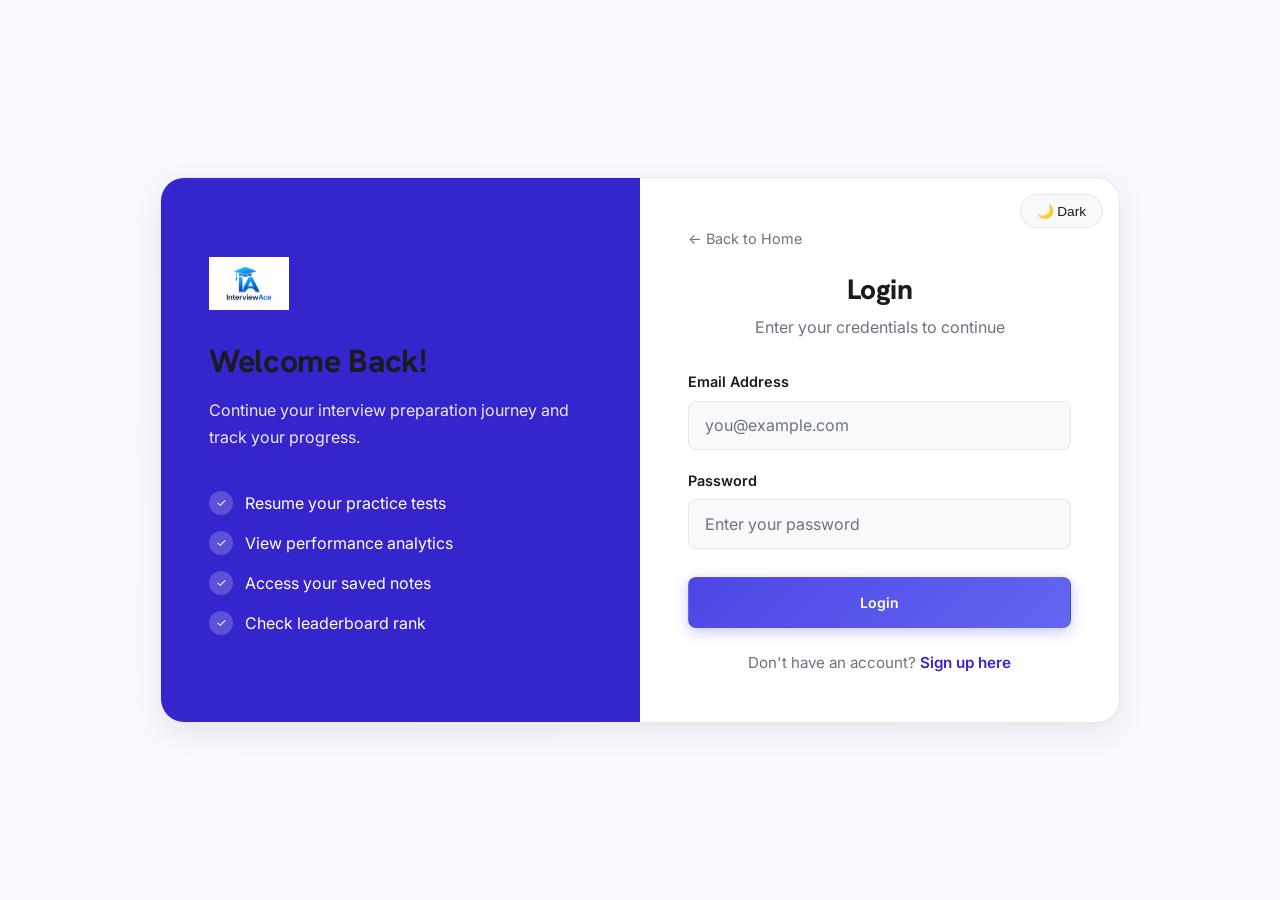
<file: leaderboard.html>
<!DOCTYPE html>
<html lang="en">
<head>
  <meta charset="UTF-8">
  <meta name="viewport" content="width=device-width, initial-scale=1.0">
  <title>Leaderboard - InterviewAce</title>
  <link rel="preconnect" href="https://fonts.googleapis.com">
  <link rel="preconnect" href="https://fonts.gstatic.com" crossorigin>
  <link href="https://fonts.googleapis.com/css2?family=Hanken+Grotesk:wght@400;700;800&family=Inter:wght@400;500;600;700&display=swap" rel="stylesheet">
  <link rel="stylesheet" href="css/style.css">
  <link rel="stylesheet" href="css/dashboard.css">
</head>
<body data-page="leaderboard">
  <div class="app-layout">
    <aside class="sidebar" id="sidebar">
      <div class="sidebar-header">
        <picture>
          <source srcset="images/logo.webp 1x, images/logo-2x.webp 2x" type="image/webp">
          <img src="images/logo.png" alt="InterviewAce" width="36" height="24">
        </picture>
        <span>InterviewAce</span>
      </div>
      <nav class="sidebar-nav">
        <a href="dashboard.html"><span class="nav-icon">📊</span> Dashboard</a>
        <a href="mcq.html"><span class="nav-icon">📝</span> MCQ Test</a>
        <a href="notes.html"><span class="nav-icon">📒</span> Notes</a>
        <a href="leaderboard.html" class="active"><span class="nav-icon">🏆</span> Leaderboard</a>
        <a href="profile.html"><span class="nav-icon">👤</span> Profile</a>
      </nav>
      <div class="sidebar-footer">
        <button class="dark-mode-toggle btn btn-outline" style="width:100%">🌙 Dark</button>
        <button id="logoutBtn" class="btn btn-danger" style="width:100%">Logout</button>
      </div>
    </aside>

    <main class="main-content">
      <header class="page-header">
        <div>
          <h1>🏆 Leaderboard</h1>
          <p>Top performers ranked by highest score</p>
        </div>
        <picture>
          <source srcset="images/trophy.webp 1x, images/trophy-2x.webp 2x" type="image/webp">
          <img src="images/trophy.png" alt="Trophy" style="width:48px;" width="48" height="32">
        </picture>
      </header>

      <!-- Top 3 Podium -->
      <section id="topThree" class="top-three">
        <!-- Populated by JS -->
      </section>

      <!-- Full Rankings Table -->
      <section class="card">
        <div class="card-header">
          <h2>All Rankings</h2>
        </div>
        <div class="card-body" style="padding:0;overflow-x:auto;">
          <table class="leaderboard-table">
            <thead>
              <tr>
                <th>Rank</th>
                <th>Name</th>
                <th>Score</th>
                <th>Tests</th>
              </tr>
            </thead>
            <tbody id="leaderboardBody">
              <!-- Populated by JS -->
            </tbody>
          </table>
        </div>
      </section>
    </main>
  </div>

  <button class="sidebar-toggle" id="sidebarToggle" aria-label="Toggle sidebar">☰</button>
  <div class="sidebar-overlay" id="sidebarOverlay"></div>

  <script src="js/auth.js"></script>
  <script src="js/leaderboard.js"></script>
  <script>
    const sidebarToggle = document.getElementById('sidebarToggle');
    const sidebar = document.getElementById('sidebar');
    const sidebarOverlay = document.getElementById('sidebarOverlay');

    function openSidebar() {
      sidebar.classList.add('open');
      sidebarOverlay.classList.add('active');
      document.body.classList.add('sidebar-open');
    }

    function closeSidebar() {
      sidebar.classList.remove('open');
      sidebarOverlay.classList.remove('active');
      document.body.classList.remove('sidebar-open');
    }

    sidebarToggle.addEventListener('click', () => {
      if (sidebar.classList.contains('open')) {
        closeSidebar();
      } else {
        openSidebar();
      }
    });

    sidebarOverlay.addEventListener('click', closeSidebar);
  </script>
</body>
</html>
</file>
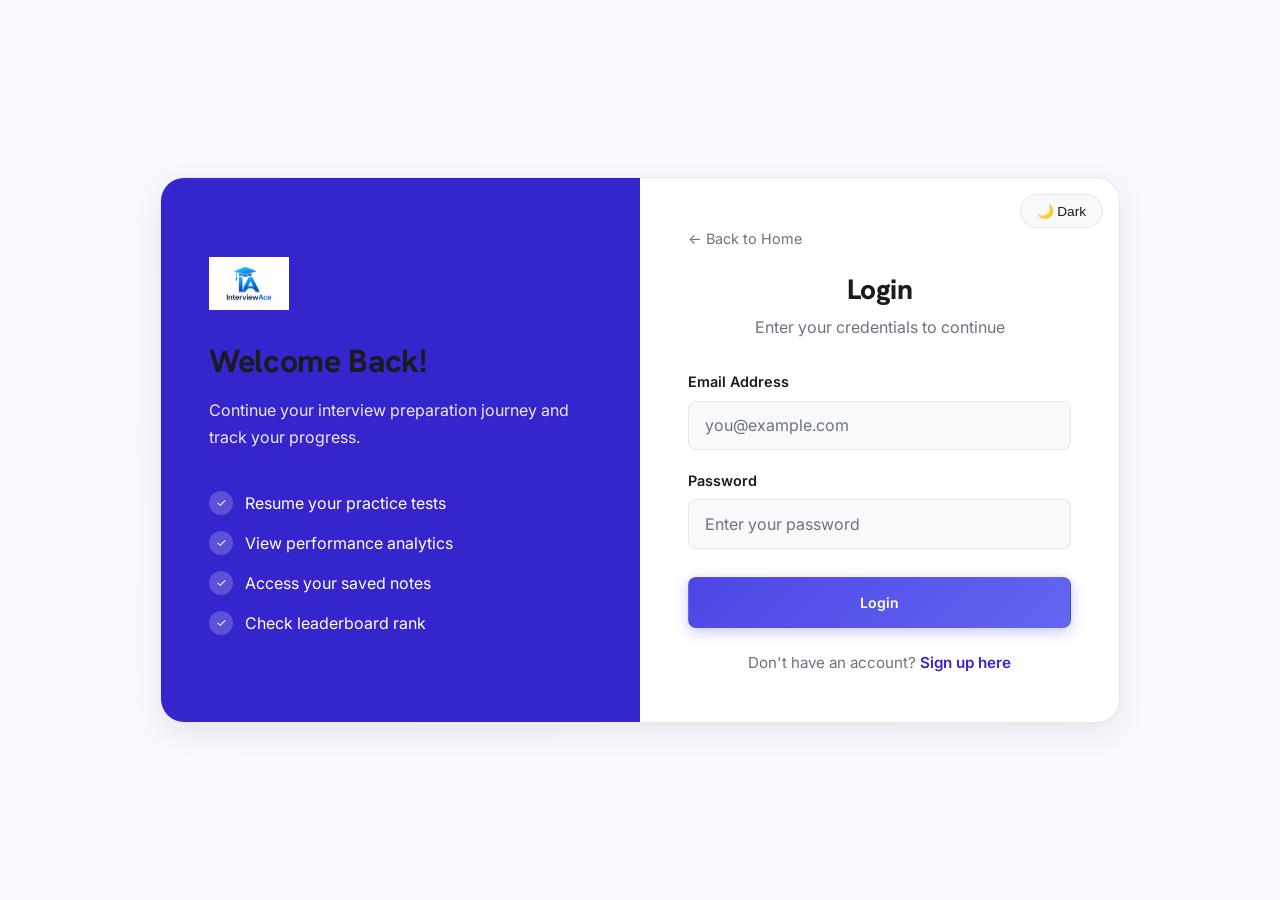
<file: login.html>
<!DOCTYPE html>
<html lang="en">
<head>
  <meta charset="UTF-8">
  <meta name="viewport" content="width=device-width, initial-scale=1.0">
  <title>Login - InterviewAce</title>
  <link rel="preconnect" href="https://fonts.googleapis.com">
  <link rel="preconnect" href="https://fonts.gstatic.com" crossorigin>
  <link href="https://fonts.googleapis.com/css2?family=Hanken+Grotesk:wght@400;700;800&family=Inter:wght@400;500;600;700&display=swap" rel="stylesheet">
  <link rel="stylesheet" href="css/style.css">
  <link rel="stylesheet" href="css/auth.css">
</head>
<body class="auth-page" data-auth-page="login">
  <div class="auth-container">
    <!-- Visual Panel -->
    <aside class="auth-visual">
      <picture>
        <source srcset="images/logo.webp 1x, images/logo-2x.webp 2x" type="image/webp">
        <img src="images/logo.png" alt="InterviewAce" width="80" height="53">
      </picture>
      <h2>Welcome Back!</h2>
      <p>Continue your interview preparation journey and track your progress.</p>
      <ul>
        <li>Resume your practice tests</li>
        <li>View performance analytics</li>
        <li>Access your saved notes</li>
        <li>Check leaderboard rank</li>
      </ul>
    </aside>

    <!-- Login Form -->
    <section class="auth-form-section">
      <div class="auth-top-bar">
        <button class="dark-mode-toggle" aria-label="Toggle dark mode">
          <span class="toggle-icon">🌙</span> Dark
        </button>
      </div>

      <a href="index.html" class="back-home">← Back to Home</a>

      <div class="auth-header">
        <h1>Login</h1>
        <p>Enter your credentials to continue</p>
      </div>

      <div id="formMessage" class="form-message"></div>

      <form id="loginForm" novalidate>
        <div class="form-group">
          <label for="email">Email Address</label>
          <input type="email" id="email" name="email" placeholder="you@example.com" required>
          <span id="emailError" class="error-text"></span>
        </div>

        <div class="form-group">
          <label for="password">Password</label>
          <input type="password" id="password" name="password" placeholder="Enter your password" required>
          <span id="passwordError" class="error-text"></span>
        </div>

        <button type="submit" class="btn btn-primary">Login</button>
      </form>

      <p class="auth-footer">
        Don't have an account? <a href="signup.html">Sign up here</a>
      </p>
    </section>
  </div>

  <script src="js/auth.js"></script>
</body>
</html>
</file>
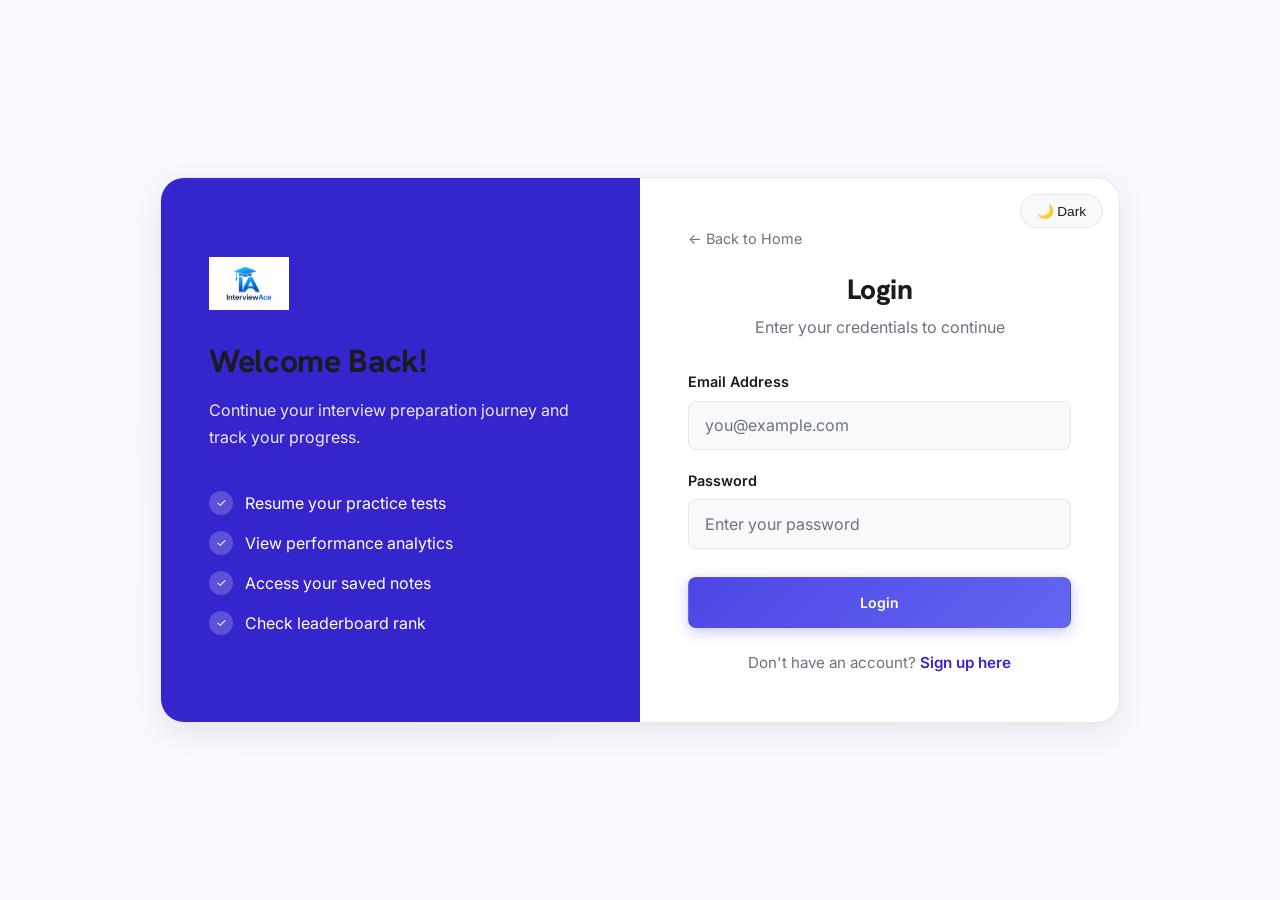
<file: mcq.html>
<!DOCTYPE html>
<html lang="en">
<head>
  <meta charset="UTF-8">
  <meta name="viewport" content="width=device-width, initial-scale=1.0">
  <title>MCQ Test - InterviewAce</title>
  <link rel="preconnect" href="https://fonts.googleapis.com">
  <link rel="preconnect" href="https://fonts.gstatic.com" crossorigin>
  <link href="https://fonts.googleapis.com/css2?family=Hanken+Grotesk:wght@400;700;800&family=Inter:wght@400;500;600;700&display=swap" rel="stylesheet">
  <link rel="stylesheet" href="css/style.css">
  <link rel="stylesheet" href="css/dashboard.css">
</head>
<body data-page="mcq">
  <div class="app-layout">
    <aside class="sidebar" id="sidebar">
      <div class="sidebar-header">
        <picture>
          <source srcset="images/logo.webp 1x, images/logo-2x.webp 2x" type="image/webp">
          <img src="images/logo.png" alt="InterviewAce" width="36" height="24">
        </picture>
        <span>InterviewAce</span>
      </div>
      <nav class="sidebar-nav">
        <a href="dashboard.html"><span class="nav-icon">📊</span> Dashboard</a>
        <a href="mcq.html" class="active"><span class="nav-icon">📝</span> MCQ Test</a>
        <a href="notes.html"><span class="nav-icon">📒</span> Notes</a>
        <a href="leaderboard.html"><span class="nav-icon">🏆</span> Leaderboard</a>
        <a href="profile.html"><span class="nav-icon">👤</span> Profile</a>
      </nav>
      <div class="sidebar-footer">
        <button class="dark-mode-toggle btn btn-outline" style="width:100%">🌙 Dark</button>
        <button id="logoutBtn" class="btn btn-danger" style="width:100%">Logout</button>
      </div>
    </aside>

    <main class="main-content">
      <header class="page-header">
        <div>
          <h1>MCQ Practice Test</h1>
          <p>50 questions · 30 minutes · 6 categories</p>
        </div>
        <div class="header-actions">
          <div id="timer" class="quiz-timer" aria-live="polite">30:00</div>
        </div>
      </header>

      <div class="quiz-layout">
        <!-- Question Area -->
        <section class="quiz-main" id="questionContainer">
          <div class="quiz-progress">
            <div class="progress-bar">
              <div id="progressFill" class="progress-fill"></div>
            </div>
            <span id="progressText" class="progress-text">0/50 answered</span>
          </div>

          <p id="questionNumber" class="stat-label">Question 1 of 50</p>
          <span id="questionCategory" class="question-category">Java</span>
          <h2 id="questionText" class="question-text">Loading question...</h2>

          <div id="optionsList" class="options-list">
            <!-- Options rendered by JS -->
          </div>

          <div class="quiz-actions">
            <button id="prevBtn" class="btn btn-outline">← Previous</button>
            <div>
              <button id="nextBtn" class="btn btn-primary">Next →</button>
              <button id="submitBtn" class="btn btn-primary" style="display:none;">Submit Test</button>
            </div>
          </div>
        </section>

        <!-- Question Navigator -->
        <aside class="quiz-sidebar">
          <h3>Question Navigator</h3>
          <div id="questionNav" class="question-nav">
            <!-- Nav buttons rendered by JS -->
          </div>
          <div class="nav-legend">
            <div class="legend-item">
              <span class="legend-dot"></span> Unanswered
            </div>
            <div class="legend-item">
              <span class="legend-dot answered"></span> Answered
            </div>
            <div class="legend-item">
              <span class="legend-dot current"></span> Current
            </div>
          </div>
        </aside>
      </div>
    </main>
  </div>

  <button class="sidebar-toggle" id="sidebarToggle" aria-label="Toggle sidebar">☰</button>
  <div class="sidebar-overlay" id="sidebarOverlay"></div>

  <script src="js/auth.js"></script>
  <script src="js/questions.js"></script>
  <script src="js/quiz.js"></script>
  <script>
    const sidebarToggle = document.getElementById('sidebarToggle');
    const sidebar = document.getElementById('sidebar');
    const sidebarOverlay = document.getElementById('sidebarOverlay');

    function openSidebar() {
      sidebar.classList.add('open');
      sidebarOverlay.classList.add('active');
      document.body.classList.add('sidebar-open');
    }

    function closeSidebar() {
      sidebar.classList.remove('open');
      sidebarOverlay.classList.remove('active');
      document.body.classList.remove('sidebar-open');
    }

    sidebarToggle.addEventListener('click', () => {
      if (sidebar.classList.contains('open')) {
        closeSidebar();
      } else {
        openSidebar();
      }
    });

    sidebarOverlay.addEventListener('click', closeSidebar);
  </script>
</body>
</html>
</file>
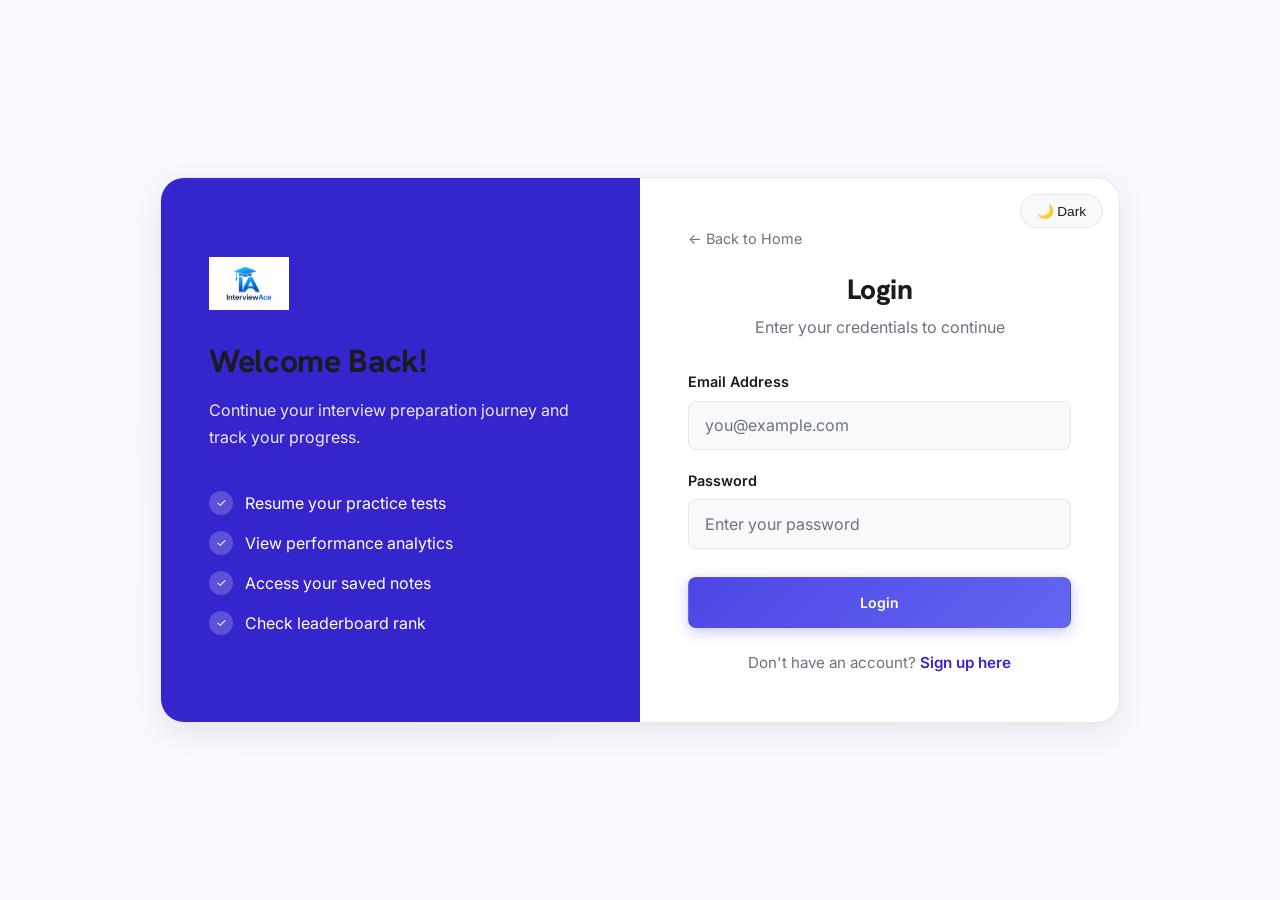
<file: notes.html>
<!DOCTYPE html>
<html lang="en">
<head>
  <meta charset="UTF-8">
  <meta name="viewport" content="width=device-width, initial-scale=1.0">
  <title>Notes - InterviewAce</title>
  <link rel="preconnect" href="https://fonts.googleapis.com">
  <link rel="preconnect" href="https://fonts.gstatic.com" crossorigin>
  <link href="https://fonts.googleapis.com/css2?family=Hanken+Grotesk:wght@400;700;800&family=Inter:wght@400;500;600;700&display=swap" rel="stylesheet">
  <link rel="stylesheet" href="css/style.css">
  <link rel="stylesheet" href="css/dashboard.css">
</head>
<body data-page="notes">
  <div class="app-layout">
    <aside class="sidebar" id="sidebar">
      <div class="sidebar-header">
        <picture>
          <source srcset="images/logo.webp 1x, images/logo-2x.webp 2x" type="image/webp">
          <img src="images/logo.png" alt="InterviewAce" width="36" height="24">
        </picture>
        <span>InterviewAce</span>
      </div>
      <nav class="sidebar-nav">
        <a href="dashboard.html"><span class="nav-icon">📊</span> Dashboard</a>
        <a href="mcq.html"><span class="nav-icon">📝</span> MCQ Test</a>
        <a href="notes.html" class="active"><span class="nav-icon">📒</span> Notes</a>
        <a href="leaderboard.html"><span class="nav-icon">🏆</span> Leaderboard</a>
        <a href="profile.html"><span class="nav-icon">👤</span> Profile</a>
      </nav>
      <div class="sidebar-footer">
        <button class="dark-mode-toggle btn btn-outline" style="width:100%">🌙 Dark</button>
        <button id="logoutBtn" class="btn btn-danger" style="width:100%">Logout</button>
      </div>
    </aside>

    <main class="main-content">
      <header class="notes-header">
        <div>
          <h1>My Notes</h1>
          <p id="notesCount">0 notes</p>
        </div>
        <button id="addNoteBtn" class="btn btn-primary">+ Add Note</button>
      </header>

      <section id="notesGrid" class="notes-grid">
        <!-- Notes rendered by JS -->
      </section>
    </main>
  </div>

  <!-- Note Modal -->
  <div id="noteModal" class="modal-overlay">
    <div class="modal" role="dialog" aria-labelledby="modalTitle">
      <div class="modal-header">
        <h2 id="modalTitle">Add Note</h2>
        <button id="closeModal" class="modal-close" aria-label="Close">&times;</button>
      </div>

      <div id="noteFormMessage" class="form-message"></div>

      <form id="noteForm">
        <input type="hidden" id="noteId">
        <div class="form-group">
          <label for="noteTitle">Title</label>
          <input type="text" id="noteTitle" placeholder="Note title" required>
        </div>
        <div class="form-group">
          <label for="noteContent">Content</label>
          <textarea id="noteContent" rows="6" placeholder="Write your note here..." required style="width:100%;padding:0.85rem 1rem;border:2px solid var(--border);border-radius:var(--radius-sm);font-family:inherit;font-size:1rem;background:var(--bg);color:var(--text);resize:vertical;"></textarea>
        </div>
        <div class="modal-actions">
          <button type="button" id="cancelModal" class="btn btn-outline">Cancel</button>
          <button type="submit" class="btn btn-primary">Save Note</button>
        </div>
      </form>
    </div>
  </div>

  <button class="sidebar-toggle" id="sidebarToggle" aria-label="Toggle sidebar">☰</button>
  <div class="sidebar-overlay" id="sidebarOverlay"></div>

  <script src="js/auth.js"></script>
  <script src="js/notes.js"></script>
  <script>
    const sidebarToggle = document.getElementById('sidebarToggle');
    const sidebar = document.getElementById('sidebar');
    const sidebarOverlay = document.getElementById('sidebarOverlay');

    function openSidebar() {
      sidebar.classList.add('open');
      sidebarOverlay.classList.add('active');
      document.body.classList.add('sidebar-open');
    }

    function closeSidebar() {
      sidebar.classList.remove('open');
      sidebarOverlay.classList.remove('active');
      document.body.classList.remove('sidebar-open');
    }

    sidebarToggle.addEventListener('click', () => {
      if (sidebar.classList.contains('open')) {
        closeSidebar();
      } else {
        openSidebar();
      }
    });

    sidebarOverlay.addEventListener('click', closeSidebar);
  </script>
</body>
</html>
</file>
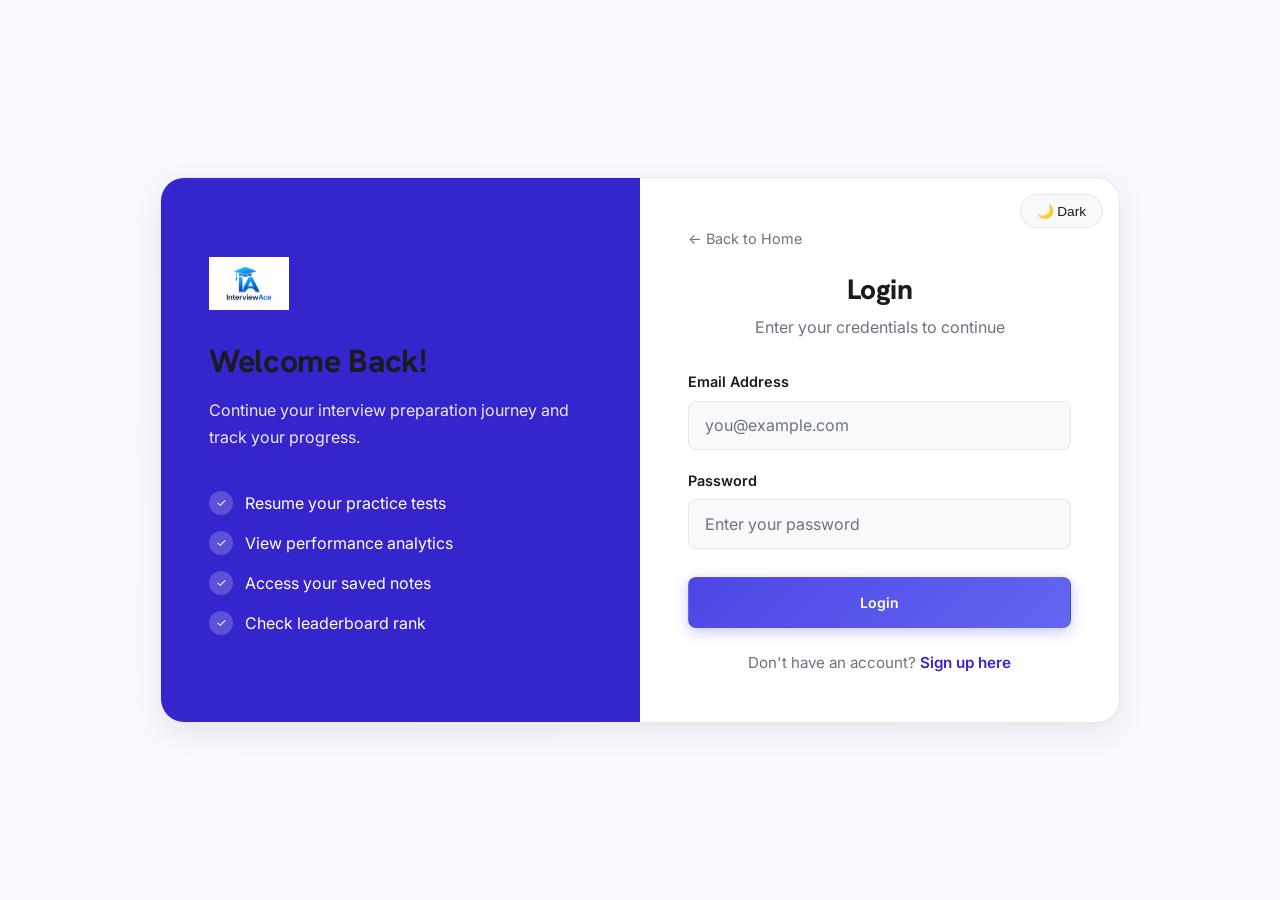
<file: profile.html>
<!DOCTYPE html>
<html lang="en">
<head>
  <meta charset="UTF-8">
  <meta name="viewport" content="width=device-width, initial-scale=1.0">
  <title>Profile - InterviewAce</title>
  <link rel="preconnect" href="https://fonts.googleapis.com">
  <link rel="preconnect" href="https://fonts.gstatic.com" crossorigin>
  <link href="https://fonts.googleapis.com/css2?family=Hanken+Grotesk:wght@400;700;800&family=Inter:wght@400;500;600;700&display=swap" rel="stylesheet">
  <link rel="stylesheet" href="css/style.css">
  <link rel="stylesheet" href="css/dashboard.css">
</head>
<body data-page="profile">
  <div class="app-layout">
    <aside class="sidebar" id="sidebar">
      <div class="sidebar-header">
        <picture>
          <source srcset="images/logo.webp 1x, images/logo-2x.webp 2x" type="image/webp">
          <img src="images/logo.png" alt="InterviewAce" width="36" height="24">
        </picture>
        <span>InterviewAce</span>
      </div>
      <nav class="sidebar-nav">
        <a href="dashboard.html"><span class="nav-icon">📊</span> Dashboard</a>
        <a href="mcq.html"><span class="nav-icon">📝</span> MCQ Test</a>
        <a href="notes.html"><span class="nav-icon">📒</span> Notes</a>
        <a href="leaderboard.html"><span class="nav-icon">🏆</span> Leaderboard</a>
        <a href="profile.html" class="active"><span class="nav-icon">👤</span> Profile</a>
      </nav>
      <div class="sidebar-footer">
        <button class="dark-mode-toggle btn btn-outline" style="width:100%">🌙 Dark</button>
        <button id="logoutBtn" class="btn btn-danger" style="width:100%">Logout</button>
      </div>
    </aside>

    <main class="main-content profile-page">
      <!-- Profile Hero Card -->
      <section class="profile-hero">
        <div class="profile-cover"></div>
        <div class="profile-hero-body">
          <div class="profile-identity">
            <div class="profile-avatar-wrap">
              <picture>
                <source srcset="images/user-avatar.webp 1x, images/user-avatar-2x.webp 2x" type="image/webp">
                <img id="profileAvatar" src="images/user-avatar.png" alt="Profile" class="profile-avatar" width="110" height="73">
              </picture>
              <span class="profile-status-dot" title="Active"></span>
            </div>
            <div class="profile-identity-info">
              <h1 id="profileName" class="profile-name">User Name</h1>
              <p id="profileEmail" class="profile-email">user@email.com</p>
              <span id="profileMemberSince" class="profile-badge">Member since —</span>
            </div>
          </div>
          <div class="profile-hero-actions">
            <a href="mcq.html" class="btn btn-primary btn-sm">Take Test</a>
            <a href="dashboard.html" class="btn btn-outline btn-sm">Dashboard</a>
          </div>
        </div>
      </section>

      <!-- Stats Row -->
      <section class="profile-stats-row">
        <article class="profile-stat-card">
          <span class="profile-stat-icon">📋</span>
          <div>
            <div id="profileTests" class="profile-stat-value">0</div>
            <div class="profile-stat-label">Tests Attempted</div>
          </div>
        </article>
        <article class="profile-stat-card">
          <span class="profile-stat-icon">📈</span>
          <div>
            <div id="profileAverage" class="profile-stat-value">0%</div>
            <div class="profile-stat-label">Average Score</div>
          </div>
        </article>
        <article class="profile-stat-card">
          <span class="profile-stat-icon">⭐</span>
          <div>
            <div id="profileHighest" class="profile-stat-value">0%</div>
            <div class="profile-stat-label">Highest Score</div>
          </div>
        </article>
        <article class="profile-stat-card">
          <span class="profile-stat-icon">🏅</span>
          <div>
            <div id="profileRank" class="profile-stat-value">-</div>
            <div class="profile-stat-label">Leaderboard Rank</div>
          </div>
        </article>
      </section>

      <!-- Edit Profile Form -->
      <section class="profile-form-card">
        <div class="profile-form-header">
          <div>
            <h2>Account Settings</h2>
            <p>Update your personal information and password</p>
          </div>
        </div>

        <div id="profileMessage" class="form-message"></div>

        <form id="profileForm" class="profile-form">
          <div class="settings-block">
            <div class="settings-block-header">
              <div class="settings-block-icon personal">👤</div>
              <div>
                <h3>Personal Information</h3>
                <p>Your basic account details</p>
              </div>
            </div>
            <div class="profile-form-grid">
              <div class="profile-field">
                <label for="editFullName">Full Name</label>
                <div class="input-wrap">
                  <span class="input-icon" aria-hidden="true">✏️</span>
                  <input type="text" id="editFullName" placeholder="Your full name" required>
                </div>
                <span id="editNameError" class="error-text"></span>
              </div>
              <div class="profile-field">
                <label for="editEmail">Email Address</label>
                <div class="input-wrap">
                  <span class="input-icon" aria-hidden="true">✉️</span>
                  <input type="email" id="editEmail" placeholder="you@example.com" required>
                </div>
                <span id="editEmailError" class="error-text"></span>
              </div>
            </div>
          </div>

          <div class="settings-block">
            <div class="settings-block-header">
              <div class="settings-block-icon security">🔒</div>
              <div>
                <h3>Security</h3>
                <p>Change your password</p>
              </div>
            </div>
            <div class="settings-info-box">
              Leave password fields empty if you don't want to change your current password.
            </div>
            <div class="profile-form-grid">
              <div class="profile-field">
                <label for="editPassword">New Password</label>
                <div class="input-wrap">
                  <span class="input-icon" aria-hidden="true">🔑</span>
                  <input type="password" id="editPassword" placeholder="Minimum 6 characters">
                  <button type="button" class="toggle-pw" data-target="editPassword" aria-label="Show password">👁</button>
                </div>
                <span id="editPasswordError" class="error-text"></span>
              </div>
              <div class="profile-field">
                <label for="editConfirmPassword">Confirm Password</label>
                <div class="input-wrap">
                  <span class="input-icon" aria-hidden="true">🔑</span>
                  <input type="password" id="editConfirmPassword" placeholder="Re-enter new password">
                  <button type="button" class="toggle-pw" data-target="editConfirmPassword" aria-label="Show password">👁</button>
                </div>
              </div>
            </div>
          </div>

          <div class="profile-form-actions">
            <button type="reset" class="btn btn-outline" id="resetProfileBtn">Discard Changes</button>
            <button type="submit" class="btn btn-primary">Save Changes</button>
          </div>
        </form>
      </section>
    </main>
  </div>

  <button class="sidebar-toggle" id="sidebarToggle" aria-label="Toggle sidebar">☰</button>
  <div class="sidebar-overlay" id="sidebarOverlay"></div>

  <script src="js/auth.js"></script>
  <script src="js/dashboard.js"></script>
  <script>
    // Sidebar toggle
    const sidebarToggle = document.getElementById('sidebarToggle');
    const sidebar = document.getElementById('sidebar');
    const sidebarOverlay = document.getElementById('sidebarOverlay');

    function openSidebar() {
      sidebar.classList.add('open');
      sidebarOverlay.classList.add('active');
      document.body.classList.add('sidebar-open');
    }

    function closeSidebar() {
      sidebar.classList.remove('open');
      sidebarOverlay.classList.remove('active');
      document.body.classList.remove('sidebar-open');
    }

    sidebarToggle.addEventListener('click', () => {
      if (sidebar.classList.contains('open')) {
        closeSidebar();
      } else {
        openSidebar();
      }
    });

    sidebarOverlay.addEventListener('click', closeSidebar);

    // Profile-specific JS
    document.getElementById('resetProfileBtn').addEventListener('click', () => {
      if (typeof initProfilePage === 'function') initProfilePage();
    });

    document.querySelectorAll('.toggle-pw').forEach(btn => {
      btn.addEventListener('click', () => {
        const input = document.getElementById(btn.dataset.target);
        const isPassword = input.type === 'password';
        input.type = isPassword ? 'text' : 'password';
        btn.textContent = isPassword ? '🙈' : '👁';
        btn.setAttribute('aria-label', isPassword ? 'Hide password' : 'Show password');
      });
    });
  </script>
</body>
</html>
</file>
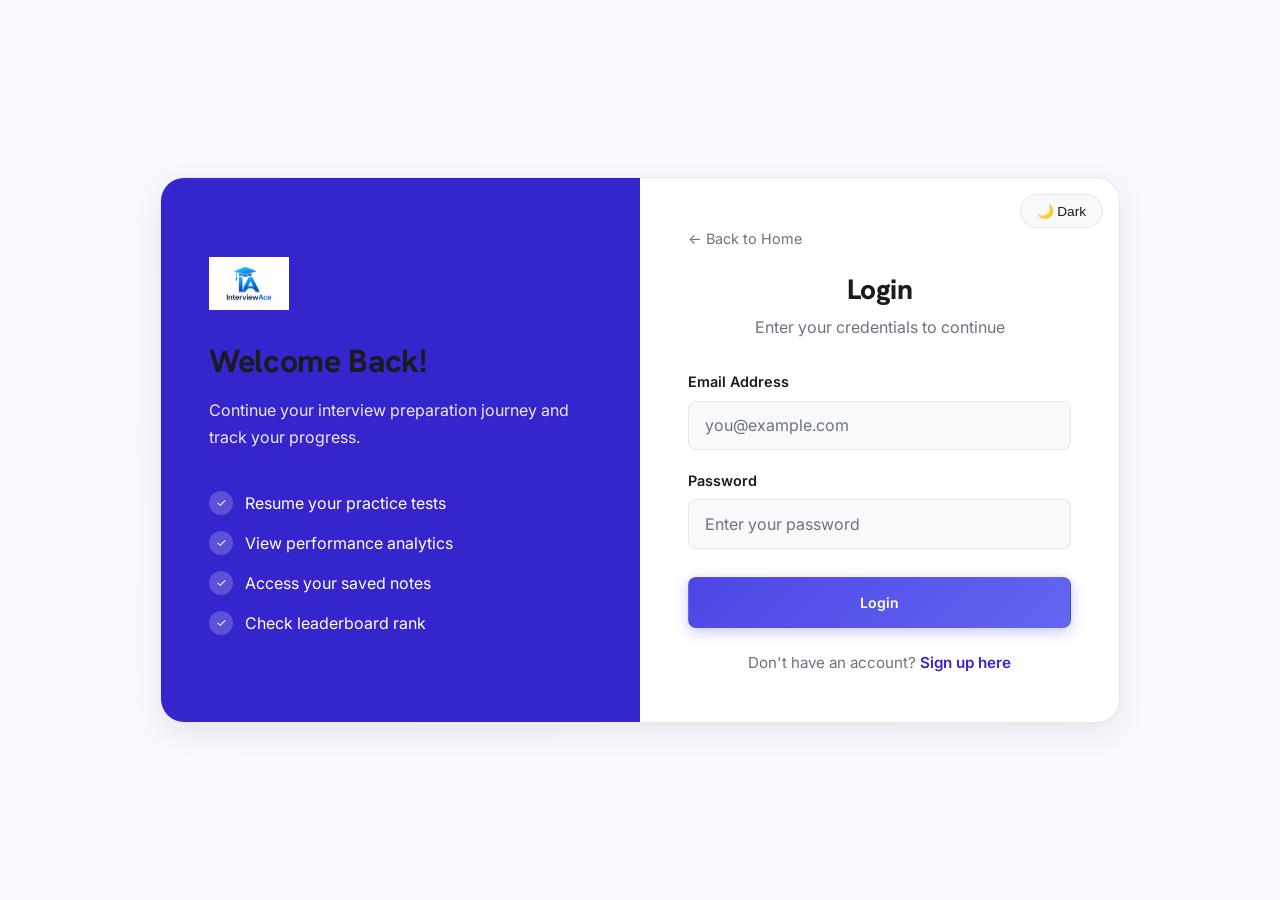
<file: result.html>
<!DOCTYPE html>
<html lang="en">
<head>
  <meta charset="UTF-8">
  <meta name="viewport" content="width=device-width, initial-scale=1.0">
  <title>Test Result - InterviewAce</title>
  <link rel="preconnect" href="https://fonts.googleapis.com">
  <link rel="preconnect" href="https://fonts.gstatic.com" crossorigin>
  <link href="https://fonts.googleapis.com/css2?family=Hanken+Grotesk:wght@400;700;800&family=Inter:wght@400;500;600;700&display=swap" rel="stylesheet">
  <link rel="stylesheet" href="css/style.css">
  <link rel="stylesheet" href="css/dashboard.css">
</head>
<body data-page="result">
  <div class="app-layout">
    <aside class="sidebar" id="sidebar">
      <div class="sidebar-header">
        <picture>
          <source srcset="images/logo.webp 1x, images/logo-2x.webp 2x" type="image/webp">
          <img src="images/logo.png" alt="InterviewAce" width="36" height="24">
        </picture>
        <span>InterviewAce</span>
      </div>
      <nav class="sidebar-nav">
        <a href="dashboard.html"><span class="nav-icon">📊</span> Dashboard</a>
        <a href="mcq.html"><span class="nav-icon">📝</span> MCQ Test</a>
        <a href="notes.html"><span class="nav-icon">📒</span> Notes</a>
        <a href="leaderboard.html"><span class="nav-icon">🏆</span> Leaderboard</a>
        <a href="profile.html"><span class="nav-icon">👤</span> Profile</a>
      </nav>
      <div class="sidebar-footer">
        <button class="dark-mode-toggle btn btn-outline" style="width:100%">🌙 Dark</button>
        <button id="logoutBtn" class="btn btn-danger" style="width:100%">Logout</button>
      </div>
    </aside>

    <main class="main-content">
      <div class="result-container">
        <header class="page-header" style="justify-content:center;">
          <div style="text-align:center;">
            <h1>Test Results</h1>
            <p>Here's how you performed</p>
          </div>
        </header>

        <article class="result-card">
          <div id="autoSubmitNotice" class="auto-submit-notice">
            ⏱️ Test was auto-submitted when the timer expired.
          </div>

          <div class="result-score-circle">
            <span id="resultPercentage" class="score-value">0%</span>
            <span class="score-total"><span id="resultScore">0</span>/<span id="resultTotal">50</span></span>
          </div>

          <div id="performanceMessage" class="performance-badge good">Good</div>

          <p>Time taken: <strong id="timeTaken">0m 0s</strong></p>

          <div class="result-stats">
            <div class="result-stat correct">
              <div id="resultCorrect" class="value">0</div>
              <div class="label">Correct</div>
            </div>
            <div class="result-stat wrong">
              <div id="resultWrong" class="value">0</div>
              <div class="label">Wrong</div>
            </div>
            <div class="result-stat">
              <div id="resultUnanswered" class="value">0</div>
              <div class="label">Unanswered</div>
            </div>
            <div class="result-stat">
              <div id="resultPercentage2" class="value" style="color:var(--primary)">-</div>
              <div class="label">Accuracy</div>
            </div>
          </div>
        </article>

        <div class="result-actions">
          <a href="mcq.html" class="btn btn-primary">Retake Test</a>
          <a href="dashboard.html" class="btn btn-secondary">Go to Dashboard</a>
          <a href="leaderboard.html" class="btn btn-outline">View Leaderboard</a>
        </div>
      </div>
    </main>
  </div>

  <button class="sidebar-toggle" id="sidebarToggle" aria-label="Toggle sidebar">☰</button>
  <div class="sidebar-overlay" id="sidebarOverlay"></div>

  <script src="js/auth.js"></script>
  <script src="js/dashboard.js"></script>
  <script>
    document.addEventListener('DOMContentLoaded', () => {
      const pct = document.getElementById('resultPercentage').textContent;
      const pct2 = document.getElementById('resultPercentage2');
      if (pct2) pct2.textContent = pct;
    });

    // Sidebar toggle
    const sidebarToggle = document.getElementById('sidebarToggle');
    const sidebar = document.getElementById('sidebar');
    const sidebarOverlay = document.getElementById('sidebarOverlay');

    function openSidebar() {
      sidebar.classList.add('open');
      sidebarOverlay.classList.add('active');
      document.body.classList.add('sidebar-open');
    }

    function closeSidebar() {
      sidebar.classList.remove('open');
      sidebarOverlay.classList.remove('active');
      document.body.classList.remove('sidebar-open');
    }

    sidebarToggle.addEventListener('click', () => {
      if (sidebar.classList.contains('open')) {
        closeSidebar();
      } else {
        openSidebar();
      }
    });

    sidebarOverlay.addEventListener('click', closeSidebar);
  </script>
</body>
</html>
</file>
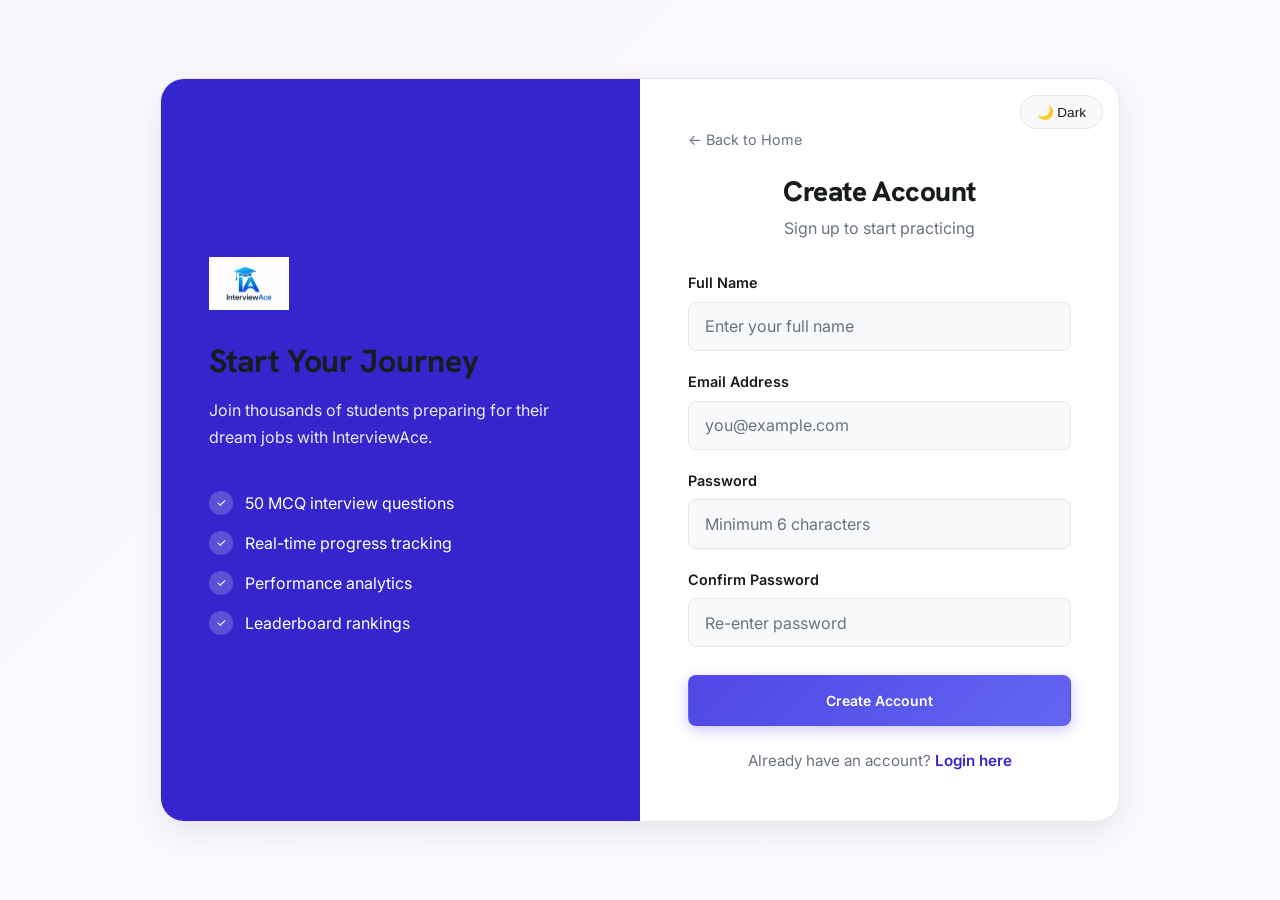
<file: signup.html>
<!DOCTYPE html>
<html lang="en">
<head>
  <meta charset="UTF-8">
  <meta name="viewport" content="width=device-width, initial-scale=1.0">
  <title>Sign Up - InterviewAce</title>
  <link rel="preconnect" href="https://fonts.googleapis.com">
  <link rel="preconnect" href="https://fonts.gstatic.com" crossorigin>
  <link href="https://fonts.googleapis.com/css2?family=Hanken+Grotesk:wght@400;700;800&family=Inter:wght@400;500;600;700&display=swap" rel="stylesheet">
  <link rel="stylesheet" href="css/style.css">
  <link rel="stylesheet" href="css/auth.css">
</head>
<body class="auth-page" data-auth-page="signup">
  <div class="auth-container">
    <!-- Visual Panel -->
    <aside class="auth-visual">
      <picture>
        <source srcset="images/logo.webp 1x, images/logo-2x.webp 2x" type="image/webp">
        <img src="images/logo.png" alt="InterviewAce" width="80" height="53">
      </picture>
      <h2>Start Your Journey</h2>
      <p>Join thousands of students preparing for their dream jobs with InterviewAce.</p>
      <ul>
        <li>50 MCQ interview questions</li>
        <li>Real-time progress tracking</li>
        <li>Performance analytics</li>
        <li>Leaderboard rankings</li>
      </ul>
    </aside>

    <!-- Signup Form -->
    <section class="auth-form-section">
      <div class="auth-top-bar">
        <button class="dark-mode-toggle" aria-label="Toggle dark mode">
          <span class="toggle-icon">🌙</span> Dark
        </button>
      </div>

      <a href="index.html" class="back-home">← Back to Home</a>

      <div class="auth-header">
        <h1>Create Account</h1>
        <p>Sign up to start practicing</p>
      </div>

      <div id="formMessage" class="form-message"></div>

      <form id="signupForm" novalidate>
        <div class="form-group">
          <label for="fullName">Full Name</label>
          <input type="text" id="fullName" name="fullName" placeholder="Enter your full name" required>
          <span id="fullNameError" class="error-text"></span>
        </div>

        <div class="form-group">
          <label for="email">Email Address</label>
          <input type="email" id="email" name="email" placeholder="you@example.com" required>
          <span id="emailError" class="error-text"></span>
        </div>

        <div class="form-group">
          <label for="password">Password</label>
          <input type="password" id="password" name="password" placeholder="Minimum 6 characters" required>
          <span id="passwordError" class="error-text"></span>
        </div>

        <div class="form-group">
          <label for="confirmPassword">Confirm Password</label>
          <input type="password" id="confirmPassword" name="confirmPassword" placeholder="Re-enter password" required>
          <span id="confirmPasswordError" class="error-text"></span>
        </div>

        <button type="submit" class="btn btn-primary">Create Account</button>
      </form>

      <p class="auth-footer">
        Already have an account? <a href="login.html">Login here</a>
      </p>
    </section>
  </div>

  <script src="js/auth.js"></script>
</body>
</html>
</file>
<file: css/style.css>
:root {
  --primary: #3525cd;
  --primary-container: #4f46e5;
  --secondary: #4648d4;
  --secondary-container: #6063ee;
  --tertiary: #414859;
  --success: #10b981;
  --warning: #f59e0b;
  --danger: #ba1a1a;
  --bg: #f8f9fa;
  --bg-card: #ffffff;
  --text: #191c1d;
  --text-muted: #6b7280;
  --border: #e5e7eb;
  --shadow: 0 4px 20px rgba(0, 0, 0, 0.05);
  --shadow-lg: 0 10px 30px rgba(0, 0, 0, 0.08);
  --radius-xl: 1.5rem;
  --radius-lg: 1rem;
  --radius-md: 0.75rem;
  --radius-sm: 0.5rem;
  --radius-xs: 0.25rem;
  --radius: var(--radius-xl);
  --radius-inner: var(--radius-md);
  --primary-light: var(--gradient-end);
  --primary-dark: var(--primary);
  --gradient-start: #4F46E5;
  --gradient-end: #6366F1;
  --transition: all 0.3s ease;
  --nav-height: 72px;
}

[data-theme="dark"] {
  --bg: #0f172a;
  --bg-card: #1e293b;
  --text: #f1f5f9;
  --text-muted: #94a3b8;
  --border: #334155;
  --shadow: 0 4px 20px rgba(0, 0, 0, 0.15);
  --shadow-lg: 0 10px 30px rgba(0, 0, 0, 0.25);
}

*,
*::before,
*::after {
  box-sizing: border-box;
  margin: 0;
  padding: 0;
}

html {
  scroll-behavior: smooth;
  overflow-x: hidden;
}

body {
  font-family: 'Inter', system-ui, -apple-system, sans-serif;
  background: var(--bg);
  color: var(--text);
  line-height: 1.5;
  font-size: 1rem; /* 16px */
  min-height: 100vh;
  transition: background 0.3s, color 0.3s;
  overflow-x: hidden;
}

img {
  max-width: 100%;
  height: auto;
  display: block;
}

a {
  text-decoration: none;
  color: inherit;
  transition: color 0.3s ease, border-color 0.3s ease, background-color 0.3s ease, opacity 0.3s ease;
}

ul {
  list-style: none;
}

h1,
h2,
h3,
h4 {
  font-family: 'Hanken Grotesk', sans-serif;
  color: var(--text);
  line-height: 1.2;
}

h1 {
  font-size: 3rem; /* 48px */
  font-weight: 800;
  letter-spacing: -0.02em;
}

h2 {
  font-size: 2.5rem; /* 40px */
  font-weight: 700;
  letter-spacing: -0.01em;
}

h3 {
  font-size: 2rem; /* 32px */
  font-weight: 700;
}

h4 {
  font-size: 1.5rem; /* 24px */
  font-weight: 700;
}

.body-large {
  font-size: 1.125rem; /* 18px */
  line-height: 1.6;
}

.label-md {
  font-size: 0.875rem; /* 14px */
  font-weight: 600;
}

.section-title {
  font-size: 2.5rem; /* H2 size */
  font-weight: 700;
  font-family: 'Hanken Grotesk', sans-serif;
  text-align: center;
  margin-bottom: 0.5rem;
}

.section-subtitle {
  text-align: center;
  font-family: 'Inter', sans-serif;
  font-size: 1rem;
  color: var(--text-muted);
  margin-bottom: 3rem;
  max-width: 600px;
  margin-left: auto;
  margin-right: auto;
}

.btn {
  display: inline-flex;
  align-items: center;
  justify-content: center;
  gap: 0.5rem;
  padding: 0.75rem 1.5rem;
  border: 1px solid transparent;
  border-radius: var(--radius-sm);
  font-size: 0.875rem; /* label-md */
  font-weight: 600;
  cursor: pointer;
  transition: transform 0.3s ease, box-shadow 0.3s ease, background-color 0.3s ease, border-color 0.3s ease, color 0.3s ease;
  font-family: inherit;
}

.btn-primary {
  background: linear-gradient(135deg, var(--gradient-start), var(--gradient-end));
  color: #fff;
  box-shadow: 0 4px 14px rgba(79, 70, 229, 0.3);
}

.btn-primary:hover {
  transform: translateY(-1px);
  box-shadow: 0 6px 20px rgba(79, 70, 229, 0.4);
}

.btn-secondary {
  background: var(--bg-card);
  color: var(--secondary);
  border: 1px solid var(--secondary);
}

.btn-secondary:hover {
  background: var(--secondary);
  color: #fff;
}

.btn-outline {
  background: transparent;
  color: var(--text);
  border: 1px solid var(--border);
}

.btn-outline:hover {
  border-color: var(--primary);
  color: var(--primary);
}

.btn-danger {
  background: var(--danger);
  color: #fff;
}

.btn-danger:hover {
  background: #dc2626;
}

.btn-sm {
  padding: 0.4rem 0.9rem;
  font-size: 0.85rem;
}

.btn-lg {
  padding: 1rem 2rem;
  font-size: 1.1rem;
}

.btn:disabled {
  opacity: 0.5;
  cursor: not-allowed;
  transform: none !important;
}

.navbar {
  position: fixed;
  top: 0;
  left: 0;
  right: 0;
  height: var(--nav-height);
  background: var(--bg-card);
  border-bottom: 1px solid var(--border);
  z-index: 1000;
  transition: background-color 0.3s ease, border-color 0.3s ease, box-shadow 0.3s ease, transform 0.3s ease;
}

.navbar .container {
  display: flex;
  align-items: center;
  justify-content: space-between;
  height: 100%;
  max-width: 1200px;
  margin: 0 auto;
  padding: 0 1.5rem;
}

.nav-brand {
  display: flex;
  align-items: center;
  gap: 0.75rem;
  font-size: 1.35rem;
  font-weight: 800;
  color: var(--primary);
}

.nav-brand img {
  width: 40px;
  height: 40px;
  object-fit: contain;
}

.nav-links {
  display: flex;
  align-items: center;
  gap: 2rem;
}

.nav-links a {
  font-weight: 500;
  color: var(--text-muted);
  position: relative;
}

.nav-links a:hover,
.nav-links a.active {
  color: var(--primary);
}

.nav-links a::after {
  content: '';
  position: absolute;
  bottom: -4px;
  left: 0;
  width: 0;
  height: 2px;
  background: var(--primary);
  transition: width 0.3s;
}

.nav-links a:hover::after,
.nav-links a.active::after {
  width: 100%;
}

.nav-actions {
  display: flex;
  align-items: center;
  gap: 1rem;
}

.nav-toggle {
  display: none;
  flex-direction: column;
  gap: 5px;
  background: none;
  border: none;
  cursor: pointer;
  padding: 0.5rem;
}

.nav-toggle span {
  width: 24px;
  height: 2px;
  background: var(--text);
  transition: transform 0.3s ease, opacity 0.3s ease, background-color 0.3s ease;
}

.dark-mode-toggle {
  background: var(--bg);
  border: 1px solid var(--border);
  padding: 0.5rem 1rem;
  border-radius: 50px;
  cursor: pointer;
  font-size: 0.85rem;
  color: var(--text);
  transition: background-color 0.3s ease, border-color 0.3s ease, color 0.3s ease;
}

.dark-mode-toggle:hover {
  border-color: var(--primary);
}

.hero {
  --hero-bg: #0b0f19;
  --hero-text: #f1f5f9;
  --hero-text-muted: #94a3b8;
  --hero-border: rgba(255, 255, 255, 0.08);
  --hero-glass-bg: rgba(15, 23, 42, 0.6);
  --hero-glass-border: rgba(255, 255, 255, 0.08);
  --hero-glow-1: rgba(79, 70, 229, 0.15);
  --hero-glow-2: rgba(6, 182, 212, 0.15);
  --hero-glow-3: rgba(147, 51, 234, 0.15);
  --hero-grid-color: rgba(255, 255, 255, 0.04);
  color: var(--hero-text);
  background-color: var(--hero-bg);
  position: relative;
  overflow: hidden;
  padding: calc(var(--nav-height) + 6rem) 1.5rem 6rem;
  transition: background-color 0.3s, color 0.3s;
}

[data-theme="light"] .hero,
:root:not([data-theme="dark"]) .hero {
  --hero-bg: #f8fafc;
  --hero-text: #0f172a;
  --hero-text-muted: #475569;
  --hero-border: rgba(0, 0, 0, 0.06);
  --hero-glass-bg: rgba(255, 255, 255, 0.7);
  --hero-glass-border: rgba(0, 0, 0, 0.06);
  --hero-glow-1: rgba(99, 102, 241, 0.08);
  --hero-glow-2: rgba(6, 182, 212, 0.08);
  --hero-glow-3: rgba(168, 85, 247, 0.08);
  --hero-grid-color: rgba(0, 0, 0, 0.03);
}

.hero-bg-glows {
  position: absolute;
  inset: 0;
  overflow: hidden;
  z-index: 1;
  pointer-events: none;
}

.glow-blob {
  position: absolute;
  border-radius: 50%;
  filter: blur(100px);
  opacity: 0.6;
  mix-blend-mode: plus-lighter;
  will-change: transform;
}

.glow-1 {
  width: 500px;
  height: 500px;
  background: radial-gradient(circle, var(--hero-glow-1) 0%, transparent 70%);
  top: -10%;
  left: 10%;
}

.glow-2 {
  width: 400px;
  height: 400px;
  background: radial-gradient(circle, var(--hero-glow-2) 0%, transparent 70%);
  bottom: 10%;
  right: 10%;
}

.glow-3 {
  width: 450px;
  height: 450px;
  background: radial-gradient(circle, var(--hero-glow-3) 0%, transparent 70%);
  top: 30%;
  right: 30%;
}

.hero-effects-active .glow-1 {
  animation: floatBlob1 25s infinite alternate ease-in-out;
}

.hero-effects-active .glow-2 {
  animation: floatBlob2 20s infinite alternate ease-in-out;
}

.hero-effects-active .glow-3 {
  animation: floatBlob3 22s infinite alternate ease-in-out;
}

@keyframes floatBlob1 {
  0% {
    transform: translate(0, 0) scale(1);
  }

  100% {
    transform: translate(60px, 40px) scale(1.1);
  }
}

@keyframes floatBlob2 {
  0% {
    transform: translate(0, 0) scale(1);
  }

  100% {
    transform: translate(-50px, -60px) scale(1.05);
  }
}

@keyframes floatBlob3 {
  0% {
    transform: translate(0, 0) scale(1);
  }

  100% {
    transform: translate(40px, -30px) scale(0.95);
  }
}

.hero-bg-grid {
  position: absolute;
  inset: 0;
  z-index: 2;
  pointer-events: none;
  color: var(--hero-grid-color);
  opacity: 0.85;
  mask-image: radial-gradient(ellipse at 50% 50%, black 40%, transparent 100%);
  -webkit-mask-image: radial-gradient(ellipse at 50% 50%, black 40%, transparent 100%);
}

.hero-bg-noise {
  position: absolute;
  inset: 0;
  z-index: 3;
  pointer-events: none;
  opacity: 0.06;
  background-image: url("[data-uri]");
  background-repeat: repeat;
}

.hero-cursor-glow {
  position: absolute;
  width: 600px;
  height: 600px;
  background: radial-gradient(circle, var(--hero-glow-2) 0%, transparent 70%);
  border-radius: 50%;
  z-index: 2;
  pointer-events: none;
  opacity: 0;
  transition: opacity 0.5s ease;
  will-change: transform, opacity;
  contain: layout paint;
}

.hero-container {
  display: grid;
  grid-template-columns: 1.15fr 0.85fr;
  gap: 4rem;
  align-items: center;
  position: relative;
  z-index: 10;
  max-width: 1200px;
  margin: 0 auto;
}

.hero-left {
  display: flex;
  flex-direction: column;
  align-items: flex-start;
  text-align: left;
}

.hero-right {
  display: flex;
  justify-content: center;
  align-items: center;
  position: relative;
}

.hero-badge {
  display: inline-flex;
  align-items: center;
  gap: 0.5rem;
  padding: 0.5rem 1rem;
  background: var(--hero-glass-bg);
  border: 1px solid var(--hero-glass-border);
  border-radius: 9999px;
  font-size: 0.85rem;
  font-weight: 600;
  color: var(--hero-text);
  backdrop-filter: blur(12px);
  -webkit-backdrop-filter: blur(12px);
  margin-bottom: 1.5rem;
  box-shadow: 0 4px 12px rgba(0, 0, 0, 0.05);
  transition: border-color 0.3s, box-shadow 0.3s, transform 0.3s;
  cursor: pointer;
  contain: layout paint;
}

.hero-badge:hover {
  border-color: var(--primary-light);
  box-shadow: 0 0 15px rgba(79, 70, 229, 0.2);
  transform: translateY(-1px);
}

.hero-title {
  font-size: 3.5rem;
  font-weight: 800;
  line-height: 1.15;
  letter-spacing: -0.02em;
  color: var(--hero-text);
  margin-bottom: 1.5rem;
}

.text-gradient {
  background: linear-gradient(135deg, #818cf8 0%, #06b6d4 50%, #c084fc 100%);
  -webkit-background-clip: text;
  -webkit-text-fill-color: transparent;
  background-clip: text;
}

[data-theme="light"] .text-gradient {
  background: linear-gradient(135deg, #4f46e5 0%, #0891b2 50%, #7c3aed 100%);
  -webkit-background-clip: text;
  -webkit-text-fill-color: transparent;
  background-clip: text;
}

.hero-subtitle {
  font-size: 1.15rem;
  line-height: 1.6;
  color: var(--hero-text-muted);
  max-width: 540px;
  margin-bottom: 2rem;
  text-shadow: 0 1px 2px rgba(0, 0, 0, 0.15);
}

[data-theme="light"] .hero-subtitle,
:root:not([data-theme="dark"]) .hero-subtitle {
  text-shadow: none;
}

.hero-actions-new {
  display: flex;
  gap: 1rem;
  margin-bottom: 2.5rem;
  flex-wrap: wrap;
}

.btn-premium {
  position: relative;
  display: inline-flex;
  align-items: center;
  justify-content: center;
  padding: 0.85rem 1.75rem;
  font-size: 0.95rem;
  font-weight: 600;
  border-radius: 8px;
  cursor: pointer;
  overflow: hidden;
  transition: transform 0.3s cubic-bezier(0.25, 1, 0.5, 1), box-shadow 0.3s cubic-bezier(0.25, 1, 0.5, 1), border-color 0.3s cubic-bezier(0.25, 1, 0.5, 1), background-color 0.3s cubic-bezier(0.25, 1, 0.5, 1);
  text-decoration: none;
  border: none;
  outline-offset: 2px;
  contain: layout paint;
}

.btn-premium-primary {
  background: linear-gradient(135deg, var(--primary) 0%, var(--primary-dark) 100%);
  color: #ffffff;
  box-shadow: 0 4px 16px rgba(79, 70, 229, 0.4);
}

.btn-premium-primary:hover {
  transform: translateY(-2px);
  box-shadow: 0 6px 20px rgba(79, 70, 229, 0.45);
}

.btn-premium-primary .btn-glow {
  position: absolute;
  top: 0;
  left: 0;
  width: 100%;
  height: 100%;
  background: radial-gradient(circle at center, rgba(6, 182, 212, 0.4) 0%, transparent 60%);
  opacity: 0;
  transition: opacity 0.3s;
  pointer-events: none;
}

.btn-premium-primary:hover .btn-glow {
  opacity: 1;
}

.btn-premium-secondary {
  background: var(--hero-glass-bg);
  border: 1px solid var(--hero-glass-border);
  color: var(--hero-text);
  backdrop-filter: blur(12px);
  -webkit-backdrop-filter: blur(12px);
  box-shadow: 0 4px 12px rgba(0, 0, 0, 0.03);
}

.btn-premium-secondary:hover {
  transform: translateY(-2px);
  border-color: var(--primary-light);
  box-shadow: 0 6px 16px rgba(79, 70, 229, 0.15);
}

.btn-premium-secondary .btn-border-glow {
  position: absolute;
  inset: 0;
  border-radius: 8px;
  padding: 1px;
  background: linear-gradient(90deg, transparent, var(--primary-light), transparent);
  -webkit-mask: linear-gradient(#fff 0 0) content-box, linear-gradient(#fff 0 0);
  mask: linear-gradient(#fff 0 0) content-box, linear-gradient(#fff 0 0);
  -webkit-mask-composite: xor;
  mask-composite: exclude;
  pointer-events: none;
  opacity: 0;
  transition: opacity 0.3s;
}

.btn-premium-secondary:hover .btn-border-glow {
  opacity: 1;
}

.hero-trust {
  display: flex;
  flex-wrap: wrap;
  gap: 0.75rem;
}

.trust-chip {
  display: inline-flex;
  align-items: center;
  gap: 0.4rem;
  padding: 0.35rem 0.75rem;
  background: var(--hero-glass-bg);
  border: 1px solid var(--hero-glass-border);
  border-radius: 6px;
  font-size: 0.8rem;
  font-weight: 550;
  color: var(--hero-text-muted);
  backdrop-filter: blur(8px);
  -webkit-backdrop-filter: blur(8px);
  text-shadow: 0 1px 2px rgba(0, 0, 0, 0.15);
  contain: layout paint;
}

[data-theme="light"] .trust-chip,
:root:not([data-theme="dark"]) .trust-chip {
  text-shadow: none;
}

.trust-chip .check-icon {
  color: var(--success);
  font-weight: bold;
}

.dashboard-tilt-container {
  width: 100%;
  max-width: 580px;
  min-height: 460px;
  position: relative;
  transform-style: preserve-3d;
  will-change: transform;
  transition: transform 0.3s cubic-bezier(0.25, 1, 0.5, 1);
}

.dashboard-mockup {
  width: 100%;
  background: var(--hero-glass-bg);
  border: 1px solid var(--hero-glass-border);
  border-radius: 12px;
  overflow: hidden;
  box-shadow: 0 20px 40px rgba(0, 0, 0, 0.22);
  backdrop-filter: blur(16px);
  -webkit-backdrop-filter: blur(16px);
  transform: translateZ(0);
  contain: layout paint;
  will-change: transform;
  transition: transform 0.5s cubic-bezier(0.16, 1, 0.3, 1);
}

.mockup-header {
  display: flex;
  align-items: center;
  justify-content: space-between;
  padding: 0.75rem 1rem;
  background: rgba(0, 0, 0, 0.15);
  border-bottom: 1px solid var(--hero-glass-border);
}

.mockup-dots {
  display: flex;
  gap: 0.4rem;
}

.mockup-dot {
  width: 9px;
  height: 9px;
  border-radius: 50%;
}

.dot-close {
  background: #ef4444;
}

.dot-minimize {
  background: #f59e0b;
}

.dot-maximize {
  background: #10b981;
}

.mockup-address {
  display: flex;
  align-items: center;
  gap: 0.35rem;
  background: rgba(0, 0, 0, 0.2);
  padding: 0.25rem 1.5rem;
  border-radius: 4px;
  font-size: 0.7rem;
  color: var(--hero-text-muted);
  font-family: monospace;
  letter-spacing: 0.02em;
}

.mockup-viewport {
  display: flex;
  min-height: 380px;
}

.mockup-sidebar {
  width: 54px;
  background: rgba(0, 0, 0, 0.1);
  border-right: 1px solid var(--hero-glass-border);
  display: flex;
  flex-direction: column;
  align-items: center;
  padding: 1rem 0;
  gap: 1.5rem;
}

.sidebar-logo {
  font-size: 0.7rem;
  font-weight: 800;
  color: var(--primary-light);
  letter-spacing: 0.05em;
  margin-bottom: 0.5rem;
}

.sidebar-menu {
  display: flex;
  flex-direction: column;
  gap: 1.25rem;
  align-items: center;
}

.menu-item {
  font-size: 1.1rem;
  cursor: pointer;
  opacity: 0.5;
  transition: opacity 0.3s;
  padding: 0.25rem;
}

.menu-item.active {
  opacity: 1;
  color: var(--primary-light);
}

.menu-item span {
  display: none;
}

.mockup-dashboard-content {
  flex: 1;
  padding: 1.25rem;
  display: flex;
  flex-direction: column;
  gap: 1rem;
  background: rgba(255, 255, 255, 0.01);
}

.dashboard-header-row {
  display: flex;
  justify-content: space-between;
  align-items: center;
  margin-bottom: 0.25rem;
}

.dashboard-header-row h3,
.mockup-dashboard-heading {
  font-size: 1rem;
  font-weight: 700;
  color: var(--hero-text);
}

.date-badge {
  font-size: 0.7rem;
  padding: 0.2rem 0.5rem;
  background: rgba(255, 255, 255, 0.05);
  border-radius: 4px;
  color: var(--hero-text-muted);
}

.dashboard-grid {
  display: grid;
  grid-template-columns: repeat(6, 1fr);
  gap: 0.75rem;
}

.dashboard-card {
  background: rgba(255, 255, 255, 0.02);
  border: 1px solid var(--hero-glass-border);
  border-radius: 8px;
  padding: 0.75rem;
  box-shadow: 0 4px 12px rgba(0, 0, 0, 0.05);
  contain: layout paint;
}

.card-header-mini {
  margin-bottom: 0.5rem;
}

.card-title {
  font-size: 0.7rem;
  font-weight: 600;
  text-transform: uppercase;
  letter-spacing: 0.05em;
  color: var(--hero-text-muted);
}

.progress-card {
  grid-column: span 3;
}

.progress-details {
  display: flex;
  align-items: center;
  justify-content: space-between;
  gap: 0.5rem;
}

.circular-progress {
  width: 50px;
  height: 50px;
  aspect-ratio: 1 / 1;
}

.circular-chart {
  display: block;
  margin: 0 auto;
  max-width: 100%;
  max-height: 100%;
}

.circle-bg {
  fill: none;
  stroke: rgba(255, 255, 255, 0.06);
  stroke-width: 3.5;
}

[data-theme="light"] .circle-bg {
  stroke: rgba(0, 0, 0, 0.06);
}

.circle-fill {
  fill: none;
  stroke: var(--primary);
  stroke-width: 3.5;
  stroke-linecap: round;
}

.circle-percentage {
  fill: var(--hero-text);
  font-family: sans-serif;
  font-size: 9px;
  text-anchor: middle;
  font-weight: bold;
}

.sparkline-container {
  flex: 1;
  height: 30px;
  aspect-ratio: 10 / 3;
}

.sparkline {
  width: 100%;
  height: 100%;
}

.sparkline path {
  stroke: var(--secondary);
  stroke-linecap: round;
  fill: none;
}

.activity-card {
  grid-column: span 3;
}

.activity-bars {
  display: flex;
  justify-content: space-between;
  align-items: flex-end;
  height: 52px;
  padding-top: 5px;
}

.bar-col {
  display: flex;
  flex-direction: column;
  align-items: center;
  gap: 0.25rem;
  width: 10%;
}

.bar-val {
  width: 100%;
  background: linear-gradient(to top, var(--primary), var(--primary-light));
  border-radius: 2px 2px 0 0;
  min-height: 2px;
}

.bar-label {
  font-size: 0.55rem;
  font-weight: 600;
  color: var(--hero-text-muted);
}

.subjects-card {
  grid-column: span 3;
}

.subjects-progress {
  display: flex;
  flex-direction: column;
  gap: 0.4rem;
}

.subject-row {
  display: flex;
  flex-direction: column;
  gap: 0.15rem;
}

.subject-meta {
  display: flex;
  justify-content: space-between;
  font-size: 0.65rem;
  font-weight: 600;
  color: var(--hero-text);
}

.subject-meta .val-txt {
  color: var(--primary-light);
}

.progress-bar {
  width: 100%;
  height: 4px;
  background: rgba(255, 255, 255, 0.05);
  border-radius: 2px;
  overflow: hidden;
}

[data-theme="light"] .progress-bar {
  background: rgba(0, 0, 0, 0.05);
}

.progress-fill {
  width: 100%;
  height: 100%;
  background: linear-gradient(to right, var(--primary), var(--secondary));
  border-radius: 2px;
  transform: scaleX(0);
  transform-origin: left;
  will-change: transform;
}

@keyframes fillJavaScale {
  from {
    transform: scaleX(0);
  }

  to {
    transform: scaleX(0.85);
  }
}

@keyframes fillDBMSScale {
  from {
    transform: scaleX(0);
  }

  to {
    transform: scaleX(0.70);
  }
}

@keyframes fillOSScale {
  from {
    transform: scaleX(0);
  }

  to {
    transform: scaleX(0.88);
  }
}

@keyframes fillCNScale {
  from {
    transform: scaleX(0);
  }

  to {
    transform: scaleX(0.65);
  }
}

.reveal-active .subjects-progress .subject-row:nth-child(1) .progress-fill {
  animation: fillJavaScale 1.5s cubic-bezier(0.16, 1, 0.3, 1) forwards 0.3s;
}

.reveal-active .subjects-progress .subject-row:nth-child(2) .progress-fill {
  animation: fillDBMSScale 1.5s cubic-bezier(0.16, 1, 0.3, 1) forwards 0.4s;
}

.reveal-active .subjects-progress .subject-row:nth-child(3) .progress-fill {
  animation: fillOSScale 1.5s cubic-bezier(0.16, 1, 0.3, 1) forwards 0.5s;
}

.reveal-active .subjects-progress .subject-row:nth-child(4) .progress-fill {
  animation: fillCNScale 1.5s cubic-bezier(0.16, 1, 0.3, 1) forwards 0.6s;
}

.stats-card {
  grid-column: span 3;
}

.stats-mini-grid {
  display: grid;
  grid-template-columns: 1fr 1fr;
  gap: 0.5rem;
  text-align: center;
  padding-top: 0.25rem;
}

.stat-mini-box {
  display: flex;
  flex-direction: column;
}

.stat-num {
  font-size: 1.1rem;
  font-weight: 700;
  color: var(--hero-text);
}

.stat-num.color-success {
  color: var(--success);
}

.stat-lbl {
  font-size: 0.6rem;
  color: var(--hero-text-muted);
}

.achievement-card {
  grid-column: span 3;
}

.achievement-content {
  display: flex;
  align-items: center;
  gap: 0.5rem;
}

.badge-emoji {
  font-size: 1.5rem;
}

.achievement-details {
  display: flex;
  flex-direction: column;
}

.badge-title {
  font-size: 0.75rem;
  font-weight: 700;
  color: var(--hero-text);
}

.badge-desc {
  font-size: 0.55rem;
  color: var(--hero-text-muted);
}

.notes-card {
  grid-column: span 3;
}

.notes-content {
  display: flex;
  align-items: center;
  gap: 0.5rem;
}

.notes-icon {
  font-size: 1.5rem;
}

.notes-details {
  display: flex;
  flex-direction: column;
}

.notes-count {
  font-size: 0.75rem;
  font-weight: 700;
  color: var(--hero-text);
}

.notes-status {
  font-size: 0.55rem;
  color: var(--hero-text-muted);
}

.leaderboard-card {
  grid-column: span 6;
}

.leaderboard-mini-list {
  display: flex;
  flex-direction: column;
  gap: 0.35rem;
}

.leaderboard-row {
  display: flex;
  align-items: center;
  justify-content: space-between;
  font-size: 0.7rem;
  background: rgba(255, 255, 255, 0.02);
  padding: 0.25rem 0.5rem;
  border-radius: 4px;
}

.leaderboard-row .rank {
  font-weight: 700;
  width: 14px;
  height: 14px;
  line-height: 14px;
  border-radius: 50%;
  text-align: center;
  display: inline-block;
  font-size: 0.6rem;
}

.rank-1 {
  background: rgba(245, 158, 11, 0.2);
  color: #f59e0b;
}

.rank-2 {
  background: rgba(148, 163, 184, 0.2);
  color: #94a3b8;
}

.rank-3 {
  background: rgba(180, 83, 9, 0.2);
  color: #b45309;
}

.leaderboard-row .name {
  font-weight: 600;
  flex: 1;
  margin-left: 0.5rem;
  color: var(--hero-text);
}

.leaderboard-row .score {
  font-weight: 700;
  color: var(--primary-light);
}

.floating-card {
  position: absolute;
  display: inline-flex;
  align-items: center;
  gap: 0.6rem;
  background: var(--hero-glass-bg);
  border: 1px solid var(--hero-glass-border);
  border-radius: 10px;
  padding: 0.5rem 0.85rem;
  min-height: 2.25rem;
  box-shadow: 0 8px 20px rgba(0, 0, 0, 0.16);
  backdrop-filter: blur(12px);
  -webkit-backdrop-filter: blur(12px);
  z-index: 20;
  transition: transform 0.3s cubic-bezier(0.25, 1, 0.5, 1), box-shadow 0.3s, border-color 0.3s;
  pointer-events: auto;
  cursor: grab;
  will-change: transform;
  contain: layout paint;
}

.floating-card:hover {
  transform: scale(1.05) translateZ(10px) !important;
  border-color: var(--primary-light);
  box-shadow: 0 12px 24px rgba(79, 70, 229, 0.22);
  cursor: grabbing;
}

.float-emoji {
  font-size: 1.1rem;
}

.float-content {
  display: flex;
  flex-direction: column;
}

.float-title {
  font-size: 0.75rem;
  font-weight: 700;
  color: var(--hero-text);
  white-space: nowrap;
  text-shadow: 0 1px 2px rgba(0, 0, 0, 0.15);
}

[data-theme="light"] .float-title,
:root:not([data-theme="dark"]) .float-title {
  text-shadow: none;
}

.float-streak {
  top: 10%;
  left: -15%;
}

.float-rank {
  bottom: 15%;
  left: -10%;
}

.float-progress {
  top: 5%;
  right: -12%;
}

.float-complete {
  bottom: 10%;
  right: -15%;
}

.hero-effects-active .float-streak {
  animation: floatStreak 6s infinite ease-in-out alternate;
}

.hero-effects-active .float-rank {
  animation: floatRank 7s infinite ease-in-out alternate;
}

.hero-effects-active .float-progress {
  animation: floatProgress 8s infinite ease-in-out alternate;
}

.hero-effects-active .float-complete {
  animation: floatComplete 6.5s infinite ease-in-out alternate;
}

@keyframes floatStreak {
  0% {
    transform: translateY(0) rotate(-1deg);
  }

  100% {
    transform: translateY(-12px) rotate(1deg);
  }
}

@keyframes floatRank {
  0% {
    transform: translateY(0) rotate(1deg);
  }

  100% {
    transform: translateY(12px) rotate(-1deg);
  }
}

@keyframes floatProgress {
  0% {
    transform: translateY(0) rotate(0deg);
  }

  100% {
    transform: translateY(-15px) rotate(1.5deg);
  }
}

@keyframes floatComplete {
  0% {
    transform: translateY(0) rotate(-1.5deg);
  }

  100% {
    transform: translateY(15px) rotate(0.5deg);
  }
}

.reveal-element {
  opacity: 0;
  transition: opacity 0.8s cubic-bezier(0.16, 1, 0.3, 1), transform 0.8s cubic-bezier(0.16, 1, 0.3, 1);
}

.reveal-fade-up {
  transform: translateY(40px);
}

.reveal-scale-in {
  transform: scale(0.95) translateY(20px);
}

.reveal-element.reveal-active {
  opacity: 1;
  transform: translate(0) scale(1);
}

.reveal-active .reveal-item {
  opacity: 0;
  animation: fadeUpItem 0.6s cubic-bezier(0.16, 1, 0.3, 1) forwards;
}

.reveal-active .reveal-item:nth-child(1) {
  animation-delay: 0.1s;
}

.reveal-active .reveal-item:nth-child(2) {
  animation-delay: 0.2s;
}

.reveal-active .reveal-item:nth-child(3) {
  animation-delay: 0.3s;
}

.reveal-active .reveal-item:nth-child(4) {
  animation-delay: 0.4s;
}

.reveal-active .reveal-item:nth-child(5) {
  animation-delay: 0.5s;
}

@keyframes fadeUpItem {
  from {
    opacity: 0;
    transform: translateY(20px);
  }

  to {
    opacity: 1;
    transform: translateY(0);
  }
}

@media (prefers-reduced-motion: reduce) {
  .glow-blob,
  .floating-card,
  .btn-premium-secondary:hover .btn-border-glow,
  .circle-fill,
  .progress-fill {
    animation: none !important;
    transition: none !important;
  }

  .reveal-element,
  .reveal-item {
    opacity: 1 !important;
    transform: none !important;
    animation: none !important;
  }

  .dashboard-tilt-container {
    transform: none !important;
    transition: none !important;
  }

  .floating-card {
    position: absolute;
    transform: none !important;
  }

  .float-streak {
    top: 10%;
    left: -5%;
  }

  .float-rank {
    bottom: 15%;
    left: -5%;
  }

  .float-progress {
    top: 5%;
    right: -5%;
  }

  .float-complete {
    bottom: 10%;
    right: -5%;
  }

  .progress-fill {
    animation: none !important;
  }

  .subjects-progress .subject-row:nth-child(1) .progress-fill {
    transform: scaleX(0.85) !important;
  }

  .subjects-progress .subject-row:nth-child(2) .progress-fill {
    transform: scaleX(0.70) !important;
  }

  .subjects-progress .subject-row:nth-child(3) .progress-fill {
    transform: scaleX(0.88) !important;
  }

  .subjects-progress .subject-row:nth-child(4) .progress-fill {
    transform: scaleX(0.65) !important;
  }
}

.reduced-motion {
  .glow-blob,
  .floating-card,
  .btn-premium-secondary:hover .btn-border-glow,
  .circle-fill,
  .progress-fill {
    animation: none !important;
    transition: none !important;
  }

  .reveal-element,
  .reveal-item {
    opacity: 1 !important;
    transform: none !important;
    animation: none !important;
  }

  .dashboard-tilt-container {
    transform: none !important;
    transition: none !important;
  }

  .floating-card {
    position: absolute;
    transform: none !important;
  }

  .float-streak {
    top: 10%;
    left: -5%;
  }

  .float-rank {
    bottom: 15%;
    left: -5%;
  }

  .float-progress {
    top: 5%;
    right: -5%;
  }

  .float-complete {
    bottom: 10%;
    right: -5%;
  }

  .progress-fill {
    animation: none !important;
  }

  .subjects-progress .subject-row:nth-child(1) .progress-fill {
    transform: scaleX(0.85) !important;
  }

  .subjects-progress .subject-row:nth-child(2) .progress-fill {
    transform: scaleX(0.70) !important;
  }

  .subjects-progress .subject-row:nth-child(3) .progress-fill {
    transform: scaleX(0.88) !important;
  }

  .subjects-progress .subject-row:nth-child(4) .progress-fill {
    transform: scaleX(0.65) !important;
  }
}

@media (max-width:1024px) {
  .hero-container {
    grid-template-columns: 1fr;
    gap: 3.5rem;
    text-align: center;
  }

  .hero-left {
    align-items: center;
    text-align: center;
  }

  .hero-title {
    font-size: 2.8rem;
  }

  .hero-subtitle {
    margin-left: auto;
    margin-right: auto;
  }

  .hero-actions-new {
    justify-content: center;
  }

  .hero-trust {
    justify-content: center;
  }

  .dashboard-tilt-container {
    max-width: 500px;
    margin: 0 auto;
  }

  .float-streak {
    left: -10%;
  }

  .float-rank {
    left: -5%;
  }

  .float-progress {
    right: -8%;
  }

  .float-complete {
    right: -10%;
  }
}

@media (max-width:768px) {
  .hero {
    padding: calc(var(--nav-height) + 3rem) 1rem 4rem;
  }

  .hero-title {
    font-size: 2.25rem;
  }

  .floating-card {
    padding: 0.4rem 0.6rem;
  }

  .float-streak {
    left: -5%;
    top: 5%;
  }

  .float-rank {
    left: -2%;
    bottom: 10%;
  }

  .float-progress {
    right: -5%;
    top: 2%;
  }

  .float-complete {
    right: -5%;
    bottom: 8%;
  }

  .glow-blob {
    animation: none !important;
    mix-blend-mode: normal !important;
    display: none !important;
  }

  .float-streak,
  .float-rank,
  .float-progress,
  .float-complete {
    animation: none !important;
  }
}

@media (max-width:480px) {
  .hero-title {
    font-size: 1.85rem;
  }

  .hero-subtitle {
    font-size: 1rem;
  }

  .hero-actions-new {
    flex-direction: column;
    width: 100%;
    gap: 0.75rem;
  }

  .btn-premium {
    width: 100%;
    white-space: nowrap;
  }

  .mockup-sidebar {
    display: none;
  }

  .dashboard-grid {
    grid-template-columns: 1fr;
  }

  .progress-card,
  .activity-card,
  .subjects-card,
  .stats-card,
  .achievement-card,
  .notes-card,
  .leaderboard-card {
    grid-column: span 1;
  }

  .floating-card {
    position: relative;
    display: inline-flex;
    margin: 0.25rem;
    top: auto !important;
    left: auto !important;
    right: auto !important;
    bottom: auto !important;
    animation: none !important;
    transform: none !important;
    box-shadow: 0 4px 12px rgba(0, 0, 0, 0.08);
  }

  .dashboard-tilt-container {
    display: flex;
    flex-direction: column;
    align-items: center;
    gap: 0.5rem;
    min-height: 0;
  }

  /* Bump small font sizes for readability */
  .bar-label {
    font-size: 0.7rem;
  }

  .stat-lbl {
    font-size: 0.7rem;
  }

  .subject-meta {
    font-size: 0.7rem;
  }

  .badge-desc,
  .notes-status {
    font-size: 0.7rem;
  }

  .card-title {
    font-size: 0.7rem;
  }

  .circle-percentage {
    font-size: 10px;
  }

  .leaderboard-row {
    font-size: 0.75rem;
  }

  .section-title {
    font-size: 1.5rem;
  }

  .section-subtitle {
    font-size: 0.9rem;
  }

  .feature-card {
    padding: 1.5rem;
  }

  .feature-icon {
    font-size: 2rem;
  }

  .feature-card p {
    font-size: 0.88rem;
  }

  .stat-item h3 {
    font-size: 2.25rem;
  }

  .stat-item p {
    font-size: 0.95rem;
  }

  .about p {
    font-size: 0.95rem;
  }

  .btn {
    white-space: nowrap;
  }
}

@media (max-width:360px) {
  .hero {
    padding: calc(var(--nav-height) + 2rem) 0.75rem 3rem;
  }

  .hero-title {
    font-size: 1.55rem;
  }

  .hero-subtitle {
    font-size: 0.92rem;
  }

  .hero-badge {
    font-size: 0.78rem;
    padding: 0.4rem 0.75rem;
  }

  .trust-chip {
    font-size: 0.72rem;
    padding: 0.3rem 0.6rem;
  }

  .btn-premium {
    padding: 0.75rem 1.25rem;
    font-size: 0.88rem;
  }

  .features {
    padding: 3rem 1rem;
  }

  .stats {
    padding: 3rem 1rem;
  }

  .about {
    padding: 3rem 1rem;
  }

  .footer {
    padding: 2rem 1rem 1rem;
  }

  .navbar .container {
    padding: 0 1rem;
  }

  .nav-brand {
    font-size: 1.15rem;
  }

  .nav-brand img {
    width: 32px;
    height: 32px;
  }

  .section-title {
    font-size: 1.35rem;
  }
}

a:focus-visible,
button:focus-visible,
.btn-premium:focus-visible,
.hero-badge:focus-visible,
.dark-mode-toggle:focus-visible,
.nav-toggle:focus-visible {
  outline: 2px solid var(--primary-light);
  outline-offset: 3px;
  border-radius: 6px;
}

.hero:focus-visible {
  outline: 2px solid #ffffff;
  outline-offset: 3px;
  box-shadow: 0 0 0 4px rgba(79, 70, 229, 0.35);
}

[data-theme="light"] .hero:focus-visible,
:root:not([data-theme="dark"]) .hero:focus-visible {
  outline: 2px solid var(--primary-dark);
}

.features {
  padding: 5rem 1.5rem;
}

.features .container {
  max-width: 1280px;
  margin: 0 auto;
}

.features-grid {
  display: grid;
  grid-template-columns: repeat(4, 1fr);
  gap: 2rem; /* feature-gap: 2rem */
}

.feature-card {
  background: var(--bg-card);
  padding: 2rem;
  border-radius: var(--radius-xl);
  border: 1px solid var(--border);
  text-align: center;
  transition: transform 0.3s ease, box-shadow 0.3s ease, border-color 0.3s ease, background-color 0.3s ease;
  box-shadow: var(--shadow);
}

.feature-card:hover {
  transform: translateY(-4px);
  box-shadow: var(--shadow-lg);
  border-color: var(--primary-container);
}

.feature-icon {
  font-size: 2.5rem;
  margin-bottom: 1rem;
}

.feature-card h3 {
  margin-bottom: 0.75rem;
  color: var(--text);
}

.feature-card p {
  color: var(--text-muted);
  font-size: 0.95rem;
}

.stats {
  padding: 4rem 1.5rem;
  background: linear-gradient(135deg, var(--gradient-start), var(--gradient-end));
  color: #fff;
}

.stats .container {
  max-width: 1280px;
  margin: 0 auto;
}

.stats-grid {
  display: grid;
  grid-template-columns: repeat(3, 1fr);
  gap: 2rem;
  text-align: center;
}

.stat-item h3 {
  font-size: 3rem;
  margin-bottom: 0.5rem;
}

.stat-item p {
  font-size: 1.1rem;
  opacity: 0.9;
}

.about {
  padding: 5rem 1.5rem;
}

.about .container {
  max-width: 800px;
  margin: 0 auto;
  text-align: center;
}

.about p {
  color: var(--text-muted);
  font-size: 1.1rem;
  line-height: 1.8;
}

.footer {
  background: var(--bg-card);
  border-top: 1px solid var(--border);
  padding: 3rem 1.5rem 1.5rem;
}

.footer .container {
  max-width: 1280px;
  margin: 0 auto;
}

.footer-grid {
  display: grid;
  grid-template-columns: 2fr 1fr 1fr;
  gap: 2rem;
  margin-bottom: 2rem;
}

.footer-brand p {
  color: var(--text-muted);
  margin-top: 1rem;
}

.footer h3 {
  margin-bottom: 1rem;
  color: var(--text);
}

.footer-links a {
  display: block;
  color: var(--text-muted);
  margin-bottom: 0.5rem;
}

.footer-links a:hover {
  color: var(--primary);
}

.footer-bottom {
  text-align: center;
  padding-top: 2rem;
  border-top: 1px solid var(--border);
  color: var(--text-muted);
  font-size: 0.9rem;
}

.form-message {
  padding: 0.75rem 1rem;
  border-radius: var(--radius-sm);
  margin-bottom: 1rem;
  display: none;
  font-size: 0.9rem;
}

.form-message.error {
  background: rgba(239, 68, 68, 0.1);
  color: var(--danger);
  border: 1px solid rgba(239, 68, 68, 0.3);
}

.form-message.success {
  background: rgba(16, 185, 129, 0.1);
  color: var(--success);
  border: 1px solid rgba(16, 185, 129, 0.3);
}

.error-text {
  color: var(--danger);
  font-size: 0.85rem;
  margin-top: 0.25rem;
  display: none;
}

.empty-state {
  text-align: center;
  padding: 3rem 1.5rem;
  color: var(--text-muted);
}

.empty-state .btn {
  margin-top: 1rem;
}

.modal-overlay {
  position: fixed;
  inset: 0;
  background: rgba(0, 0, 0, 0.5);
  display: flex;
  align-items: center;
  justify-content: center;
  z-index: 2000;
  opacity: 0;
  visibility: hidden;
  transition: opacity 0.3s ease, visibility 0.3s ease;
  padding: 1rem;
}

.modal-overlay.active {
  opacity: 1;
  visibility: visible;
}

.modal {
  background: var(--bg-card);
  border-radius: var(--radius);
  padding: 2rem;
  width: 100%;
  max-width: 500px;
  transform: scale(0.9);
  transition: transform 0.3s ease;
  border: 1px solid var(--border);
}

.modal-overlay.active .modal {
  transform: scale(1);
}

.modal-header {
  display: flex;
  justify-content: space-between;
  align-items: center;
  margin-bottom: 1.5rem;
}

.modal-close {
  background: none;
  border: none;
  font-size: 1.5rem;
  cursor: pointer;
  color: var(--text-muted);
  line-height: 1;
}

.modal-actions {
  display: flex;
  gap: 1rem;
  justify-content: flex-end;
  margin-top: 1.5rem;
}

@keyframes fadeInUp {
  from {
    opacity: 0;
    transform: translateY(30px);
  }

  to {
    opacity: 1;
    transform: translateY(0);
  }
}

@media (max-width:1024px) {
  .features-grid {
    grid-template-columns: repeat(2, 1fr);
  }

  .hero .container {
    grid-template-columns: 1fr;
    text-align: center;
  }

  .hero-actions {
    justify-content: center;
  }

  .hero-content h1 {
    font-size: 2.5rem;
  }
}

@media (max-width:768px) {
  .nav-toggle {
    display: flex;
  }

  .nav-links {
    position: fixed;
    top: var(--nav-height);
    left: 0;
    right: 0;
    background: var(--bg-card);
    flex-direction: column;
    padding: 1.5rem;
    gap: 1rem;
    border-bottom: 1px solid var(--border);
    transform: translateY(-100%);
    opacity: 0;
    visibility: hidden;
    transition: transform 0.3s ease, opacity 0.3s ease, visibility 0.3s ease;
  }

  .nav-links.active {
    transform: translateY(0);
    opacity: 1;
    visibility: visible;
  }

  .nav-toggle.active span:nth-child(1) {
    transform: rotate(45deg) translate(5px, 5px);
  }

  .nav-toggle.active span:nth-child(2) {
    opacity: 0;
  }

  .nav-toggle.active span:nth-child(3) {
    transform: rotate(-45deg) translate(5px, -5px);
  }

  .stats-grid {
    grid-template-columns: 1fr;
    gap: 1.5rem;
  }

  .footer-grid {
    grid-template-columns: 1fr;
    text-align: center;
  }

  .section-title {
    font-size: 1.75rem;
  }
}

@media (max-width:480px) {
  .hero-content h1 {
    font-size: 2rem;
  }

  .features-grid {
    grid-template-columns: 1fr;
  }
}

@media (max-width:768px) {

  .badge-desc,
  .notes-status,
  .bar-label,
  .stat-lbl,
  .subject-meta,
  .leaderboard-row,
  .mockup-address,
  .date-badge,
  .card-title {
    font-size: 0.75rem;
  }

  .dark-mode-toggle,
  .nav-toggle {
    position: relative;
  }

  .dark-mode-toggle::after,
  .nav-toggle::after {
    content: '';
    position: absolute;
    inset: 50% auto auto 50%;
    width: 48px;
    height: 48px;
    transform: translate(-50%, -50%);
  }
}
</file>
<file: css/dashboard.css>
/* ============================================
   InterviewAce - Dashboard & App Pages
   ============================================ */

.app-layout {
  display: flex;
  min-height: 100vh;
}

/* ==================== Sidebar ==================== */

.sidebar {
  width: 260px;
  background: var(--bg-card);
  border-right: 1px solid var(--border);
  position: fixed;
  top: 0;
  left: 0;
  bottom: 0;
  z-index: 100;
  display: flex;
  flex-direction: column;
  transition: var(--transition);
}

.sidebar-header {
  padding: 1.5rem;
  border-bottom: 1px solid var(--border);
  display: flex;
  align-items: center;
  gap: 0.75rem;
}

.sidebar-header img {
  width: 36px;
}

.sidebar-header span {
  font-size: 1.2rem;
  font-weight: 800;
  color: var(--primary);
}

.sidebar-nav {
  flex: 1;
  padding: 1rem 0;
  overflow-y: auto;
}

.sidebar-nav a {
  display: flex;
  align-items: center;
  gap: 0.75rem;
  padding: 0.85rem 1.5rem;
  color: var(--text-muted);
  font-weight: 500;
  transition: var(--transition);
  border-left: 3px solid transparent;
  min-height: 44px;
}

.sidebar-nav a:hover,
.sidebar-nav a.active {
  color: var(--primary);
  background: rgba(79, 70, 229, 0.08);
  border-left-color: var(--primary);
}

.sidebar-nav .nav-icon {
  font-size: 1.2rem;
  width: 24px;
  text-align: center;
}

.sidebar-footer {
  padding: 1rem 1.5rem;
  border-top: 1px solid var(--border);
  display: flex;
  flex-direction: column;
  gap: 0.75rem;
}

.sidebar-toggle {
  display: none;
  position: fixed;
  bottom: 1.5rem;
  left: 1.5rem;
  z-index: 201;
  background: var(--primary);
  color: #fff;
  border: none;
  width: 48px;
  height: 48px;
  border-radius: 50%;
  font-size: 1.25rem;
  cursor: pointer;
  box-shadow: var(--shadow-lg);
  transition: transform 0.3s ease, box-shadow 0.3s ease;
}

.sidebar-toggle:active {
  transform: scale(0.92);
}

/* Sidebar overlay backdrop for mobile */
.sidebar-overlay {
  display: none;
  position: fixed;
  inset: 0;
  background: rgba(0, 0, 0, 0.5);
  z-index: 99;
  opacity: 0;
  transition: opacity 0.3s ease;
  -webkit-backdrop-filter: blur(2px);
  backdrop-filter: blur(2px);
}

.sidebar-overlay.active {
  display: block;
  opacity: 1;
}

body.sidebar-open {
  overflow: hidden;
}

/* ==================== Main Content ==================== */

.main-content {
  flex: 1;
  margin-left: 260px;
  padding: 2rem;
  min-height: 100vh;
}

.page-header {
  display: flex;
  justify-content: space-between;
  align-items: center;
  margin-bottom: 2rem;
  flex-wrap: wrap;
  gap: 1rem;
}

.page-header h1 {
  font-size: 1.75rem;
}

.page-header p {
  color: var(--text-muted);
}

.header-actions {
  display: flex;
  gap: 0.75rem;
  align-items: center;
}

/* ==================== Dashboard Cards ==================== */

.stats-grid-dashboard {
  display: grid;
  grid-template-columns: repeat(4, 1fr);
  gap: 1.5rem;
  margin-bottom: 2rem;
}

.stat-card {
  background: var(--bg-card);
  border-radius: var(--radius);
  padding: 1.5rem;
  border: 1px solid var(--border);
  transition: var(--transition);
  position: relative;
  overflow: hidden;
}

.stat-card::before {
  content: '';
  position: absolute;
  top: 0;
  left: 0;
  right: 0;
  height: 4px;
  background: linear-gradient(90deg, var(--primary), var(--secondary));
}

.stat-card:hover {
  transform: translateY(-4px);
  box-shadow: var(--shadow-lg);
}

.stat-card.welcome-card {
  grid-column: span 2;
  display: flex;
  align-items: center;
  gap: 1.5rem;
}

.stat-card.welcome-card::before {
  background: linear-gradient(90deg, var(--primary), var(--primary-light));
}

.welcome-avatar {
  width: 64px;
  height: 64px;
  border-radius: 50%;
  object-fit: cover;
  border: 3px solid var(--primary-light);
}

.stat-icon {
  font-size: 2rem;
  margin-bottom: 0.75rem;
}

.stat-value {
  font-size: 2rem;
  font-weight: 800;
  color: var(--primary);
  line-height: 1;
}

.stat-label {
  color: var(--text-muted);
  font-size: 0.9rem;
  margin-top: 0.5rem;
}

/* ==================== Dashboard Grid ==================== */

.dashboard-grid {
  display: grid;
  grid-template-columns: 1fr 1fr;
  gap: 1.5rem;
}

.card {
  background: var(--bg-card);
  border-radius: var(--radius);
  border: 1px solid var(--border);
  overflow: hidden;
}

.card-header {
  padding: 1.25rem 1.5rem;
  border-bottom: 1px solid var(--border);
  display: flex;
  justify-content: space-between;
  align-items: center;
}

.card-header h2 {
  font-size: 1.1rem;
}

.card-body {
  padding: 1.5rem;
}

.quick-actions {
  display: grid;
  grid-template-columns: repeat(2, 1fr);
  gap: 1rem;
}

.action-card {
  display: flex;
  flex-direction: column;
  align-items: center;
  padding: 1.5rem;
  background: var(--bg);
  border-radius: var(--radius-sm);
  text-align: center;
  transition: var(--transition);
  border: 1px solid var(--border);
}

.action-card:hover {
  border-color: var(--primary);
  transform: translateY(-2px);
}

.action-card .action-icon {
  font-size: 2rem;
  margin-bottom: 0.75rem;
}

.action-card span {
  font-weight: 600;
  font-size: 0.9rem;
}

/* ==================== Activity List ==================== */

.activity-item {
  display: flex;
  justify-content: space-between;
  align-items: center;
  padding: 1rem 0;
  border-bottom: 1px solid var(--border);
}

.activity-item:last-child {
  border-bottom: none;
}

.activity-score {
  font-size: 1.25rem;
  font-weight: 700;
  color: var(--primary);
}

.activity-detail {
  color: var(--text-muted);
  font-size: 0.85rem;
  display: block;
}

.activity-meta {
  text-align: right;
}

.activity-date {
  display: block;
  color: var(--text-muted);
  font-size: 0.8rem;
  margin-top: 0.25rem;
}

.badge {
  display: inline-block;
  padding: 0.25rem 0.75rem;
  border-radius: 50px;
  font-size: 0.75rem;
  font-weight: 600;
}

.badge-excellent { background: rgba(16, 185, 129, 0.15); color: var(--success); }
.badge-good { background: rgba(79, 70, 229, 0.15); color: var(--primary); }
.badge-needs-improvement { background: rgba(245, 158, 11, 0.15); color: var(--warning); }

/* ==================== Charts ==================== */

.charts-container {
  display: grid;
  grid-template-columns: repeat(2, 1fr);
  gap: 1.5rem;
  margin-top: 1.5rem;
}

.chart-card {
  background: var(--bg-card);
  border-radius: var(--radius);
  border: 1px solid var(--border);
  padding: 1.5rem;
}

.chart-card.full-width {
  grid-column: span 2;
}

.chart-wrapper {
  height: 280px;
  position: relative;
}

.analytics-empty {
  display: none;
  flex-direction: column;
  align-items: center;
  justify-content: center;
  padding: 4rem 2rem;
  text-align: center;
  color: var(--text-muted);
  background: var(--bg-card);
  border-radius: var(--radius);
  border: 1px solid var(--border);
}

/* ==================== MCQ Quiz ==================== */

.quiz-layout {
  display: grid;
  grid-template-columns: 1fr 280px;
  gap: 1.5rem;
}

.quiz-main {
  background: var(--bg-card);
  border-radius: var(--radius);
  border: 1px solid var(--border);
  padding: 2rem;
}

.quiz-header {
  display: flex;
  justify-content: space-between;
  align-items: center;
  margin-bottom: 1.5rem;
  flex-wrap: wrap;
  gap: 1rem;
}

.quiz-timer {
  font-size: 1.5rem;
  font-weight: 800;
  font-family: 'Courier New', monospace;
  padding: 0.5rem 1rem;
  background: var(--bg);
  border-radius: var(--radius-sm);
  border: 2px solid var(--border);
}

.quiz-timer.warning {
  color: var(--warning);
  border-color: var(--warning);
}

.quiz-timer.danger {
  color: var(--danger);
  border-color: var(--danger);
  animation: pulse 1s infinite;
}

@keyframes pulse {
  0%, 100% { opacity: 1; }
  50% { opacity: 0.6; }
}

.quiz-progress {
  margin-bottom: 2rem;
}

.progress-bar {
  height: 8px;
  background: var(--border);
  border-radius: 4px;
  overflow: hidden;
  margin-bottom: 0.5rem;
}

.progress-fill {
  height: 100%;
  background: linear-gradient(90deg, var(--primary), var(--secondary));
  border-radius: 4px;
  transition: width 0.3s ease;
  width: 0%;
}

.progress-text {
  font-size: 0.85rem;
  color: var(--text-muted);
}

.question-category {
  display: inline-block;
  padding: 0.25rem 0.75rem;
  background: rgba(79, 70, 229, 0.1);
  color: var(--primary);
  border-radius: 50px;
  font-size: 0.8rem;
  font-weight: 600;
  margin-bottom: 1rem;
}

.question-text {
  font-size: 1.25rem;
  margin-bottom: 1.5rem;
  line-height: 1.5;
}

.options-list {
  display: flex;
  flex-direction: column;
  gap: 0.75rem;
  margin-bottom: 2rem;
}

.option-item {
  display: flex;
  align-items: center;
  gap: 1rem;
  padding: 1rem 1.25rem;
  background: var(--bg);
  border: 2px solid var(--border);
  border-radius: var(--radius-sm);
  cursor: pointer;
  transition: var(--transition);
}

.option-item:hover {
  border-color: var(--primary-light);
}

.option-item.selected {
  border-color: var(--primary);
  background: rgba(79, 70, 229, 0.08);
}

.option-marker {
  width: 32px;
  height: 32px;
  border-radius: 50%;
  background: var(--bg-card);
  border: 2px solid var(--border);
  display: flex;
  align-items: center;
  justify-content: center;
  font-weight: 700;
  flex-shrink: 0;
  transition: var(--transition);
}

.option-item.selected .option-marker {
  background: var(--primary);
  color: #fff;
  border-color: var(--primary);
}

.quiz-actions {
  display: flex;
  gap: 1rem;
  justify-content: space-between;
}

.quiz-sidebar {
  background: var(--bg-card);
  border-radius: var(--radius);
  border: 1px solid var(--border);
  padding: 1.5rem;
  height: fit-content;
  position: sticky;
  top: 2rem;
}

.quiz-sidebar h3 {
  font-size: 1rem;
  margin-bottom: 1rem;
}

.question-nav {
  display: grid;
  grid-template-columns: repeat(5, 1fr);
  gap: 0.5rem;
}

.nav-btn {
  width: 100%;
  aspect-ratio: 1;
  border: 2px solid var(--border);
  background: var(--bg);
  border-radius: var(--radius-sm);
  font-weight: 600;
  font-size: 0.85rem;
  cursor: pointer;
  transition: var(--transition);
  color: var(--text);
}

.nav-btn.answered {
  background: rgba(16, 185, 129, 0.15);
  border-color: var(--success);
  color: var(--success);
}

.nav-btn.current {
  border-color: var(--primary);
  background: rgba(79, 70, 229, 0.15);
  color: var(--primary);
}

.nav-btn:hover {
  transform: scale(1.05);
}

.nav-legend {
  margin-top: 1.5rem;
  display: flex;
  flex-direction: column;
  gap: 0.5rem;
  font-size: 0.8rem;
  color: var(--text-muted);
}

.legend-item {
  display: flex;
  align-items: center;
  gap: 0.5rem;
}

.legend-dot {
  width: 16px;
  height: 16px;
  border-radius: 4px;
  border: 2px solid var(--border);
}

.legend-dot.answered { background: rgba(16, 185, 129, 0.15); border-color: var(--success); }
.legend-dot.current { background: rgba(79, 70, 229, 0.15); border-color: var(--primary); }

/* ==================== Result Page ==================== */

.result-container {
  max-width: 700px;
  margin: 0 auto;
  text-align: center;
}

.result-card {
  background: var(--bg-card);
  border-radius: var(--radius);
  border: 1px solid var(--border);
  padding: 3rem 2rem;
  margin-bottom: 2rem;
}

.result-score-circle {
  width: 160px;
  height: 160px;
  border-radius: 50%;
  background: linear-gradient(135deg, var(--primary), var(--secondary));
  display: flex;
  flex-direction: column;
  align-items: center;
  justify-content: center;
  margin: 0 auto 1.5rem;
  color: #fff;
  box-shadow: 0 10px 30px rgba(79, 70, 229, 0.3);
}

.result-score-circle .score-value {
  font-size: 2.5rem;
  font-weight: 800;
  line-height: 1;
}

.result-score-circle .score-total {
  font-size: 1rem;
  opacity: 0.9;
}

.performance-badge {
  display: inline-block;
  padding: 0.5rem 1.5rem;
  border-radius: 50px;
  font-size: 1.1rem;
  font-weight: 700;
  margin-bottom: 1.5rem;
}

.performance-badge.excellent { background: rgba(16, 185, 129, 0.15); color: var(--success); }
.performance-badge.good { background: rgba(79, 70, 229, 0.15); color: var(--primary); }
.performance-badge.needs-improvement { background: rgba(245, 158, 11, 0.15); color: var(--warning); }

.result-stats {
  display: grid;
  grid-template-columns: repeat(4, 1fr);
  gap: 1rem;
  margin-top: 2rem;
}

.result-stat {
  padding: 1rem;
  background: var(--bg);
  border-radius: var(--radius-sm);
}

.result-stat .value {
  font-size: 1.5rem;
  font-weight: 700;
}

.result-stat .label {
  font-size: 0.85rem;
  color: var(--text-muted);
}

.result-stat.correct .value { color: var(--success); }
.result-stat.wrong .value { color: var(--danger); }

.auto-submit-notice {
  display: none;
  background: rgba(245, 158, 11, 0.1);
  color: var(--warning);
  padding: 0.75rem 1rem;
  border-radius: var(--radius-sm);
  margin-bottom: 1rem;
  font-size: 0.9rem;
}

.result-actions {
  display: flex;
  gap: 1rem;
  justify-content: center;
  flex-wrap: wrap;
}

/* ==================== Notes ==================== */

.notes-header {
  display: flex;
  justify-content: space-between;
  align-items: center;
  margin-bottom: 2rem;
}

.notes-grid {
  display: grid;
  grid-template-columns: repeat(3, 1fr);
  gap: 1.5rem;
}

.note-card {
  background: var(--bg-card);
  border-radius: var(--radius);
  border: 1px solid var(--border);
  padding: 1.5rem;
  transition: var(--transition);
}

.note-card:hover {
  box-shadow: var(--shadow);
  transform: translateY(-2px);
}

.note-header {
  display: flex;
  justify-content: space-between;
  align-items: flex-start;
  margin-bottom: 0.75rem;
  gap: 0.5rem;
}

.note-title {
  font-size: 1.1rem;
  word-break: break-word;
}

.note-date {
  font-size: 0.8rem;
  color: var(--text-muted);
  white-space: nowrap;
}

.note-preview {
  color: var(--text-muted);
  font-size: 0.9rem;
  margin-bottom: 1rem;
  line-height: 1.6;
}

.note-actions {
  display: flex;
  gap: 0.5rem;
}

.notes-empty .empty-icon {
  font-size: 3rem;
  margin-bottom: 1rem;
}

/* ==================== Leaderboard ==================== */

.top-three {
  display: grid;
  grid-template-columns: repeat(3, 1fr);
  gap: 1.5rem;
  margin-bottom: 2rem;
}

.podium-card {
  background: var(--bg-card);
  border-radius: var(--radius);
  border: 1px solid var(--border);
  padding: 2rem 1.5rem;
  text-align: center;
  transition: var(--transition);
}

.podium-card:hover {
  transform: translateY(-4px);
  box-shadow: var(--shadow-lg);
}

.podium-card.rank-1 {
  border-color: #fbbf24;
  background: linear-gradient(180deg, rgba(251, 191, 36, 0.08) 0%, var(--bg-card) 100%);
}

.podium-medal {
  font-size: 2rem;
  margin-bottom: 0.75rem;
}

.podium-avatar {
  width: 64px;
  height: 64px;
  border-radius: 50%;
  margin: 0 auto 0.75rem;
  object-fit: cover;
}

.podium-name {
  font-size: 1rem;
  margin-bottom: 0.25rem;
}

.podium-score {
  font-size: 1.5rem;
  font-weight: 800;
  color: var(--primary);
}

.podium-rank {
  font-size: 0.85rem;
  color: var(--text-muted);
}

.leaderboard-table {
  width: 100%;
  border-collapse: collapse;
  background: var(--bg-card);
  border-radius: var(--radius);
  overflow: hidden;
  border: 1px solid var(--border);
}

.leaderboard-table th,
.leaderboard-table td {
  padding: 1rem 1.25rem;
  text-align: left;
}

.leaderboard-table th {
  background: var(--bg);
  font-weight: 600;
  color: var(--text-muted);
  font-size: 0.85rem;
  text-transform: uppercase;
  letter-spacing: 0.05em;
}

.leaderboard-table tr {
  border-bottom: 1px solid var(--border);
  transition: var(--transition);
}

.leaderboard-table tr:hover {
  background: rgba(79, 70, 229, 0.04);
}

.leaderboard-table tr:last-child {
  border-bottom: none;
}

.current-user-row {
  background: rgba(79, 70, 229, 0.08) !important;
}

.rank-badge {
  display: inline-flex;
  align-items: center;
  justify-content: center;
  width: 32px;
  height: 32px;
  border-radius: 50%;
  background: var(--bg);
  font-weight: 700;
}

.rank-badge.top-rank {
  background: linear-gradient(135deg, var(--primary), var(--secondary));
  color: #fff;
}

.leader-name {
  display: flex;
  align-items: center;
  gap: 0.75rem;
}

.leader-avatar {
  width: 36px;
  height: 36px;
  border-radius: 50%;
  object-fit: cover;
}

.empty-row {
  text-align: center;
  color: var(--text-muted);
  padding: 2rem !important;
}

/* ==================== Profile ==================== */

.profile-page {
  max-width: 960px;
}

.profile-hero {
  background: var(--bg-card);
  border-radius: var(--radius);
  border: 1px solid var(--border);
  overflow: hidden;
  margin-bottom: 1.5rem;
  box-shadow: var(--shadow);
}

.profile-cover {
  height: 140px;
  background: linear-gradient(135deg, var(--primary) 0%, var(--secondary) 100%);
  position: relative;
}

.profile-cover::after {
  content: '';
  position: absolute;
  inset: 0;
  background: url("data:image/svg+xml,%3Csvg width='60' height='60' viewBox='0 0 60 60' xmlns='http://www.w3.org/2000/svg'%3E%3Cg fill='none' fill-rule='evenodd'%3E%3Cg fill='%23ffffff' fill-opacity='0.08'%3E%3Cpath d='M36 34v-4h-2v4h-4v2h4v4h2v-4h4v-2h-4zm0-30V0h-2v4h-4v2h4v4h2V6h4V4h-4zM6 34v-4H4v4H0v2h4v4h2v-4h4v-2H6zM6 4V0H4v4H0v2h4v4h2V6h4V4H6z'/%3E%3C/g%3E%3C/g%3E%3C/svg%3E");
}

.profile-hero-body {
  display: flex;
  align-items: flex-end;
  justify-content: space-between;
  padding: 0 2rem 1.75rem;
  margin-top: -48px;
  position: relative;
  flex-wrap: wrap;
  gap: 1.5rem;
}

.profile-identity {
  display: flex;
  align-items: flex-end;
  gap: 1.25rem;
  flex-wrap: wrap;
}

.profile-avatar-wrap {
  position: relative;
  flex-shrink: 0;
}

.profile-avatar {
  width: 110px;
  height: 110px;
  border-radius: 50%;
  object-fit: cover;
  border: 4px solid var(--bg-card);
  box-shadow: var(--shadow);
  background: var(--bg);
}

.profile-status-dot {
  position: absolute;
  bottom: 6px;
  right: 6px;
  width: 16px;
  height: 16px;
  background: var(--success);
  border: 3px solid var(--bg-card);
  border-radius: 50%;
}

.profile-identity-info {
  padding-bottom: 0.25rem;
}

.profile-name {
  font-size: 1.75rem;
  margin-bottom: 0.15rem;
  line-height: 1.2;
}

.profile-email {
  color: var(--text-muted);
  font-size: 0.95rem;
  margin-bottom: 0.6rem;
}

.profile-badge {
  display: inline-block;
  padding: 0.3rem 0.85rem;
  background: rgba(79, 70, 229, 0.1);
  color: var(--primary);
  border-radius: 50px;
  font-size: 0.8rem;
  font-weight: 600;
}

.profile-hero-actions {
  display: flex;
  gap: 0.75rem;
  padding-bottom: 0.25rem;
}

/* Profile Stats Row */
.profile-stats-row {
  display: grid;
  grid-template-columns: repeat(4, 1fr);
  gap: 1rem;
  margin-bottom: 1.5rem;
}

.profile-stat-card {
  background: var(--bg-card);
  border: 1px solid var(--border);
  border-radius: var(--radius);
  padding: 1.25rem;
  display: flex;
  align-items: center;
  gap: 1rem;
  transition: var(--transition);
}

.profile-stat-card:hover {
  transform: translateY(-3px);
  box-shadow: var(--shadow);
  border-color: var(--primary-light);
}

.profile-stat-icon {
  font-size: 1.75rem;
  width: 48px;
  height: 48px;
  display: flex;
  align-items: center;
  justify-content: center;
  background: var(--bg);
  border-radius: var(--radius-sm);
  flex-shrink: 0;
}

.profile-stat-value {
  font-size: 1.5rem;
  font-weight: 800;
  color: var(--primary);
  line-height: 1;
}

.profile-stat-label {
  font-size: 0.8rem;
  color: var(--text-muted);
  margin-top: 0.25rem;
}

/* Profile Form Card */
.profile-form-card {
  background: var(--bg-card);
  border-radius: var(--radius);
  border: 1px solid var(--border);
  padding: 2rem;
  box-shadow: var(--shadow);
}

.profile-form-header {
  margin-bottom: 1.75rem;
  padding-bottom: 1.25rem;
  border-bottom: 1px solid var(--border);
}

.profile-form-header h2 {
  font-size: 1.35rem;
  margin-bottom: 0.25rem;
}

.profile-form-header p {
  color: var(--text-muted);
  font-size: 0.9rem;
}

.profile-form-grid {
  display: grid;
  grid-template-columns: 1fr 1fr;
  gap: 1.25rem;
}

.settings-block {
  background: var(--bg);
  border: 1px solid var(--border);
  border-radius: var(--radius-sm);
  padding: 1.5rem;
  margin-bottom: 1.25rem;
}

.settings-block-header {
  display: flex;
  align-items: center;
  gap: 1rem;
  margin-bottom: 1.25rem;
}

.settings-block-icon {
  width: 44px;
  height: 44px;
  border-radius: var(--radius-sm);
  display: flex;
  align-items: center;
  justify-content: center;
  font-size: 1.25rem;
  flex-shrink: 0;
}

.settings-block-icon.personal {
  background: rgba(79, 70, 229, 0.12);
}

.settings-block-icon.security {
  background: rgba(6, 182, 212, 0.12);
}

.settings-block-header h3 {
  font-size: 1rem;
  font-weight: 700;
  margin-bottom: 0.1rem;
}

.settings-block-header p {
  font-size: 0.82rem;
  color: var(--text-muted);
}

.settings-info-box {
  background: rgba(79, 70, 229, 0.06);
  border: 1px solid rgba(79, 70, 229, 0.15);
  border-radius: var(--radius-sm);
  padding: 0.75rem 1rem;
  font-size: 0.85rem;
  color: var(--text-muted);
  margin-bottom: 1.25rem;
  line-height: 1.5;
}

.profile-field label {
  display: block;
  margin-bottom: 0.5rem;
  font-weight: 600;
  font-size: 0.85rem;
  color: var(--text-muted);
  text-transform: uppercase;
  letter-spacing: 0.04em;
}

.input-wrap {
  position: relative;
  display: flex;
  align-items: center;
}

.input-icon {
  position: absolute;
  left: 1rem;
  font-size: 0.95rem;
  pointer-events: none;
  opacity: 0.6;
  z-index: 1;
}

.profile-field input {
  width: 100%;
  padding: 0.85rem 1rem 0.85rem 2.75rem;
  border: 1px solid var(--border);
  border-radius: var(--radius-sm);
  font-size: 0.95rem;
  background: var(--bg-card);
  color: var(--text);
  transition: var(--transition);
  font-family: inherit;
}

.profile-field input:focus {
  outline: none;
  border-color: var(--primary);
  box-shadow: 0 0 0 3px rgba(79, 70, 229, 0.12);
  background: var(--bg-card);
}

.profile-field input::placeholder {
  color: var(--text-muted);
}

.input-wrap .toggle-pw {
  position: absolute;
  right: 0.75rem;
  background: none;
  border: none;
  cursor: pointer;
  font-size: 1rem;
  opacity: 0.5;
  padding: 0.25rem;
  transition: var(--transition);
  line-height: 1;
}

.input-wrap .toggle-pw:hover {
  opacity: 1;
}

.input-wrap input[type="password"],
.input-wrap input[type="text"]:not(#editFullName):not(#editEmail) {
  padding-right: 2.75rem;
}

.profile-form-actions {
  display: flex;
  gap: 1rem;
  justify-content: flex-end;
  margin-top: 0.5rem;
  padding-top: 1.5rem;
  border-top: 1px solid var(--border);
}

/* ==================== Responsive Dashboard ==================== */

@media (max-width: 1200px) {
  .stats-grid-dashboard {
    grid-template-columns: repeat(2, 1fr);
  }

  .stat-card.welcome-card {
    grid-column: span 2;
  }

  .charts-container {
    grid-template-columns: 1fr;
  }

  .chart-card.full-width {
    grid-column: span 1;
  }
}

@media (max-width: 992px) {
  .sidebar {
    transform: translateX(-100%);
  }

  .sidebar.open {
    transform: translateX(0);
  }

  .main-content {
    margin-left: 0;
  }

  .sidebar-toggle {
    display: flex;
    align-items: center;
    justify-content: center;
  }

  .quiz-layout {
    grid-template-columns: 1fr;
  }

  .quiz-sidebar {
    position: static;
  }

  .notes-grid {
    grid-template-columns: repeat(2, 1fr);
  }

  .profile-stats-row {
    grid-template-columns: repeat(2, 1fr);
  }

  .profile-form-grid {
    grid-template-columns: 1fr;
  }

  .dashboard-grid {
    grid-template-columns: 1fr;
  }
}

@media (max-width: 768px) {
  .main-content {
    padding: 1.5rem 1rem;
  }

  .stats-grid-dashboard {
    grid-template-columns: 1fr;
  }

  .stat-card.welcome-card {
    grid-column: span 1;
    flex-direction: column;
    text-align: center;
  }

  .top-three {
    grid-template-columns: 1fr;
  }

  .notes-grid {
    grid-template-columns: 1fr;
  }

  .result-stats {
    grid-template-columns: repeat(2, 1fr);
  }

  .quick-actions {
    grid-template-columns: 1fr;
  }

  .profile-hero-body {
    flex-direction: column;
    align-items: flex-start;
    padding: 0 1.25rem 1.5rem;
  }

  .profile-stats-row {
    grid-template-columns: 1fr;
  }

  .profile-form-card {
    padding: 1.5rem;
  }

  .profile-form-actions {
    flex-direction: column-reverse;
  }

  .profile-form-actions .btn {
    width: 100%;
  }

  .settings-block {
    padding: 1.25rem;
  }
}

/* ==================== 480px Breakpoint ==================== */

@media (max-width: 480px) {
  .main-content {
    padding: 1.25rem 0.75rem;
  }

  .page-header h1 {
    font-size: 1.35rem;
  }

  .page-header p {
    font-size: 0.85rem;
  }

  .stat-value {
    font-size: 1.5rem;
  }

  .stat-icon {
    font-size: 1.5rem;
    margin-bottom: 0.5rem;
  }

  .stat-card {
    padding: 1.25rem;
  }

  .quiz-main {
    padding: 1.25rem;
  }

  .quiz-timer {
    font-size: 1.15rem;
    padding: 0.4rem 0.75rem;
  }

  .question-text {
    font-size: 1.05rem;
  }

  .option-item {
    padding: 0.85rem 1rem;
    gap: 0.75rem;
  }

  .option-marker {
    width: 28px;
    height: 28px;
    font-size: 0.8rem;
  }

  .quiz-actions {
    flex-wrap: wrap;
  }

  .quiz-actions .btn {
    flex: 1;
    min-width: 0;
    white-space: nowrap;
    font-size: 0.88rem;
    padding: 0.65rem 0.75rem;
  }

  .nav-btn {
    min-height: 36px;
    font-size: 0.78rem;
  }

  .result-card {
    padding: 2rem 1.25rem;
  }

  .result-score-circle {
    width: 130px;
    height: 130px;
  }

  .result-score-circle .score-value {
    font-size: 2rem;
  }

  .result-stats {
    grid-template-columns: repeat(2, 1fr);
    gap: 0.75rem;
  }

  .result-stat .value {
    font-size: 1.25rem;
  }

  .result-stat .label {
    font-size: 0.78rem;
  }

  .result-actions {
    flex-direction: column;
  }

  .result-actions .btn {
    width: 100%;
  }

  .leaderboard-table th,
  .leaderboard-table td {
    padding: 0.65rem 0.75rem;
    font-size: 0.85rem;
  }

  .leader-name {
    gap: 0.5rem;
  }

  .leader-avatar {
    width: 28px;
    height: 28px;
  }

  .rank-badge {
    width: 26px;
    height: 26px;
    font-size: 0.75rem;
  }

  .podium-card {
    padding: 1.5rem 1rem;
  }

  .podium-avatar {
    width: 48px;
    height: 48px;
  }

  .podium-score {
    font-size: 1.25rem;
  }

  .podium-name {
    font-size: 0.88rem;
    word-break: break-word;
  }

  .notes-header {
    flex-direction: column;
    gap: 1rem;
    align-items: flex-start;
  }

  .notes-header .btn {
    width: 100%;
  }

  .note-card {
    padding: 1.25rem;
  }

  .note-actions .btn {
    padding: 0.4rem 0.75rem;
    font-size: 0.82rem;
  }

  .profile-avatar {
    width: 85px;
    height: 85px;
  }

  .profile-name {
    font-size: 1.35rem;
  }

  .profile-hero-actions {
    flex-direction: column;
    width: 100%;
  }

  .profile-hero-actions .btn {
    width: 100%;
  }

  .profile-stat-card {
    padding: 1rem;
  }

  .profile-stat-icon {
    width: 40px;
    height: 40px;
    font-size: 1.35rem;
  }

  .profile-stat-value {
    font-size: 1.25rem;
  }

  .profile-form-card {
    padding: 1.25rem;
  }

  .profile-form-header h2 {
    font-size: 1.15rem;
  }

  .chart-wrapper {
    height: 220px;
  }

  .card-header {
    padding: 1rem 1.25rem;
  }

  .card-header h2 {
    font-size: 1rem;
  }

  .card-body {
    padding: 1rem;
  }
}

/* ==================== 360px Breakpoint ==================== */

@media (max-width: 360px) {
  .main-content {
    padding: 1rem 0.5rem;
  }

  .page-header {
    gap: 0.5rem;
  }

  .page-header h1 {
    font-size: 1.2rem;
  }

  .stat-value {
    font-size: 1.25rem;
  }

  .stat-card {
    padding: 1rem;
  }

  .quiz-timer {
    font-size: 1rem;
    padding: 0.35rem 0.6rem;
  }

  .question-text {
    font-size: 0.95rem;
  }

  .option-item {
    padding: 0.75rem 0.85rem;
    font-size: 0.9rem;
  }

  .result-score-circle {
    width: 110px;
    height: 110px;
  }

  .result-score-circle .score-value {
    font-size: 1.75rem;
  }

  .leaderboard-table th,
  .leaderboard-table td {
    padding: 0.5rem 0.6rem;
    font-size: 0.8rem;
  }

  .leader-avatar {
    width: 24px;
    height: 24px;
  }

  .podium-card {
    padding: 1.25rem 0.75rem;
  }

  .podium-medal {
    font-size: 1.5rem;
  }

  .profile-cover {
    height: 100px;
  }

  .profile-avatar {
    width: 72px;
    height: 72px;
  }

  .profile-name {
    font-size: 1.15rem;
  }

  .sidebar-header span {
    font-size: 1rem;
  }
}

/* ==================== Modal Viewport Safety ==================== */

.modal {
  max-height: 90vh;
  overflow-y: auto;
}

@media (max-width: 480px) {
  .modal {
    max-height: 85vh;
    padding: 1.5rem;
    margin: 0.5rem;
  }

  .modal-header {
    margin-bottom: 1rem;
  }

  .modal-actions {
    flex-direction: column-reverse;
  }

  .modal-actions .btn {
    width: 100%;
  }
}
</file>
<file: css/auth.css>
/* ============================================
   InterviewAce - Authentication Pages
   ============================================ */

.auth-page {
  min-height: 100vh;
  display: flex;
  align-items: center;
  justify-content: center;
  padding: 2rem 1.5rem;
  background: linear-gradient(135deg, rgba(79, 70, 229, 0.04) 0%, rgba(99, 102, 241, 0.04) 100%);
}

.auth-container {
  display: grid;
  grid-template-columns: 1fr 1fr;
  max-width: 960px;
  width: 100%;
  background: var(--bg-card);
  border-radius: var(--radius);
  overflow: hidden;
  box-shadow: var(--shadow-lg);
  border: 1px solid var(--border);
}

.auth-visual {
  background: linear-gradient(135deg, var(--primary), var(--primary-dark));
  padding: 3rem;
  display: flex;
  flex-direction: column;
  justify-content: center;
  color: #fff;
}

.auth-visual img {
  width: 80px;
  margin-bottom: 2rem;
}

.auth-visual h2 {
  font-size: 2rem;
  margin-bottom: 1rem;
}

.auth-visual p {
  opacity: 0.9;
  line-height: 1.7;
}

.auth-visual ul {
  margin-top: 2rem;
}

.auth-visual li {
  padding: 0.5rem 0;
  display: flex;
  align-items: center;
  gap: 0.75rem;
}

.auth-visual li::before {
  content: '✓';
  background: rgba(255, 255, 255, 0.2);
  width: 24px;
  height: 24px;
  border-radius: 50%;
  display: flex;
  align-items: center;
  justify-content: center;
  font-size: 0.75rem;
}

.auth-form-section {
  padding: 3rem;
  position: relative;
}

.auth-header {
  text-align: center;
  margin-bottom: 2rem;
}

.auth-header h1 {
  font-size: 1.75rem;
  margin-bottom: 0.5rem;
}

.auth-header p {
  color: var(--text-muted);
}

.auth-top-bar {
  position: absolute;
  top: 1rem;
  right: 1rem;
  display: flex;
  gap: 0.5rem;
}

.form-group {
  margin-bottom: 1.25rem;
}

.form-group label {
  display: block;
  margin-bottom: 0.5rem;
  font-weight: 600;
  font-size: 0.9rem;
}

.form-group input {
  width: 100%;
  padding: 0.85rem 1rem;
  border: 1px solid var(--border);
  border-radius: var(--radius-sm);
  font-size: 1rem;
  background: var(--bg);
  color: var(--text);
  transition: var(--transition);
  font-family: inherit;
}

.form-group input:focus {
  outline: none;
  border-color: var(--primary);
  box-shadow: 0 0 0 3px rgba(79, 70, 229, 0.12);
}

.form-group input::placeholder {
  color: var(--text-muted);
}

.auth-form-section .btn-primary {
  width: 100%;
  padding: 1rem;
  margin-top: 0.5rem;
}

.auth-footer {
  text-align: center;
  margin-top: 1.5rem;
  color: var(--text-muted);
  font-size: 0.95rem;
}

.auth-footer a {
  color: var(--primary);
  font-weight: 600;
}

.auth-footer a:hover {
  text-decoration: underline;
}

.back-home {
  display: inline-flex;
  align-items: center;
  gap: 0.5rem;
  color: var(--text-muted);
  font-size: 0.9rem;
  margin-bottom: 1.5rem;
  transition: var(--transition);
}

.back-home:hover {
  color: var(--primary);
}

@media (max-width: 768px) {
  .auth-container {
    grid-template-columns: 1fr;
  }

  .auth-visual {
    display: none;
  }

  .auth-form-section {
    padding: 2rem 1.5rem;
  }
}

@media (max-width: 480px) {
  .auth-page {
    padding: 1rem;
  }

  .auth-form-section {
    padding: 1.5rem 1.25rem;
  }

  .auth-header h1 {
    font-size: 1.5rem;
  }

  .auth-header p {
    font-size: 0.9rem;
  }

  .form-group input {
    padding: 0.75rem 0.85rem;
    font-size: 0.95rem;
  }

  .auth-form-section .btn-primary {
    padding: 0.85rem;
    font-size: 0.95rem;
  }

  .auth-footer {
    font-size: 0.88rem;
  }
}

@media (max-width: 360px) {
  .auth-form-section {
    padding: 1.25rem 1rem;
  }

  .auth-header h1 {
    font-size: 1.35rem;
  }

  .auth-header {
    margin-bottom: 1.5rem;
  }
}
</file>
